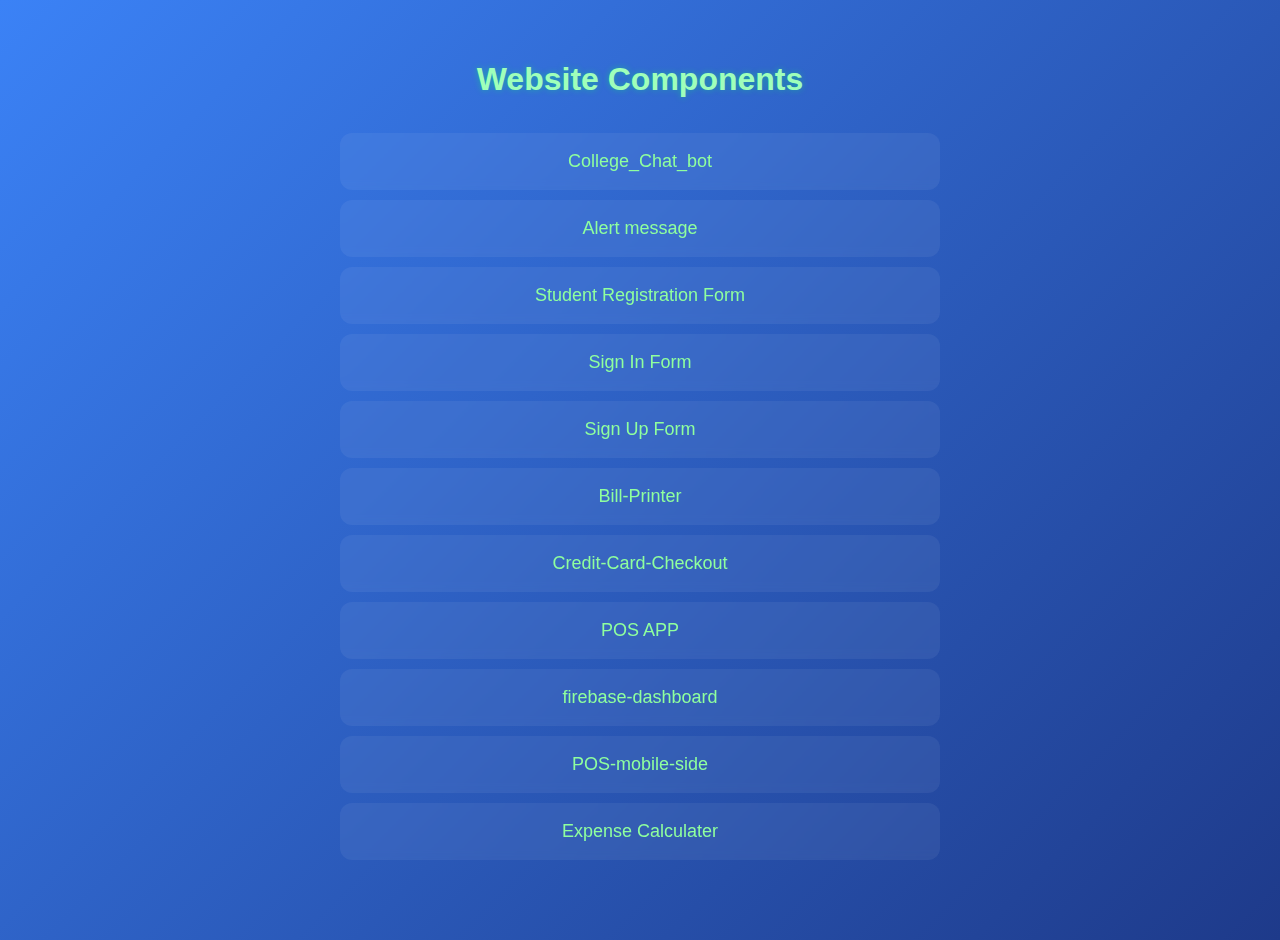
<file: index.html>
<!DOCTYPE html>
<html lang="en">
<head>
    <meta charset="UTF-8">
    <meta name="viewport" content="width=device-width, initial-scale=1.0">
    <title>Website Components</title>

    <style>
        body {
            margin: 0;
            padding: 0;
            background: linear-gradient(135deg, #3b82f6, #1e3a8a);
            font-family: "Segoe UI", Arial, sans-serif;
            display: flex;
            justify-content: center;
            align-items: flex-start;
            min-height: 100vh;
            color: white;
            padding-top: 40px;
        }

        .container {
            width: 90%;
            max-width: 600px;
            text-align: center;
        }

        h1 {
            font-size: 32px;
            font-weight: 600;
            margin-bottom: 35px;
            color: #9FFFBA;   /* Brighter pastel green */
            text-shadow: 0 0 6px rgba(0,255,100,0.4);
        }

        .link-box {
            background: rgba(255, 255, 255, 0.06);
            padding: 18px;
            margin: 10px 0;
            border-radius: 12px;
            backdrop-filter: blur(4px);
            transition: 0.2s;
        }

        .link-box a {
            color: #8fff9e;
            text-decoration: none;
            font-size: 18px;
            font-weight: 500;
        }

        .link-box:hover {
            background: rgba(255, 255, 255, 0.12);
            transform: translateY(-3px);
        }
    </style>
</head>
<body>

    <div class="container">
        <h1>Website Components</h1>
        <div class="link-box"><a href="https://ubaid-akhtar-243.github.io/Chat_bot_ready.html/">College_Chat_bot</a></div>
        <div class="link-box"><a href="Alert.html">Alert message</a></div>
        <div class="link-box"><a href="Form.html">Student Registration Form</a></div>
        <div class="link-box"><a href="signin.html">Sign In Form</a></div>
        <div class="link-box"><a href="signup.html">Sign Up Form</a></div>
        <div class="link-box"><a href="Bill-Printer.html">Bill-Printer</a></div>
        <div class="link-box"><a href="Credit-Card.html">Credit-Card-Checkout</a></div>
        <div class="link-box"><a href="POS APP.html">POS APP</a></div>
        <div class="link-box"><a href="firebase-dashboard.html">firebase-dashboard</a></div>
        <div class="link-box"><a href="POS-mobile-side.html">POS-mobile-side</a></div>
        <div class="link-box"><a href="https://ubaid-akhtar-243.github.io/Expense-Tracker/">Expense Calculater</a></div>
    </div>

</body>
</html>
</file>
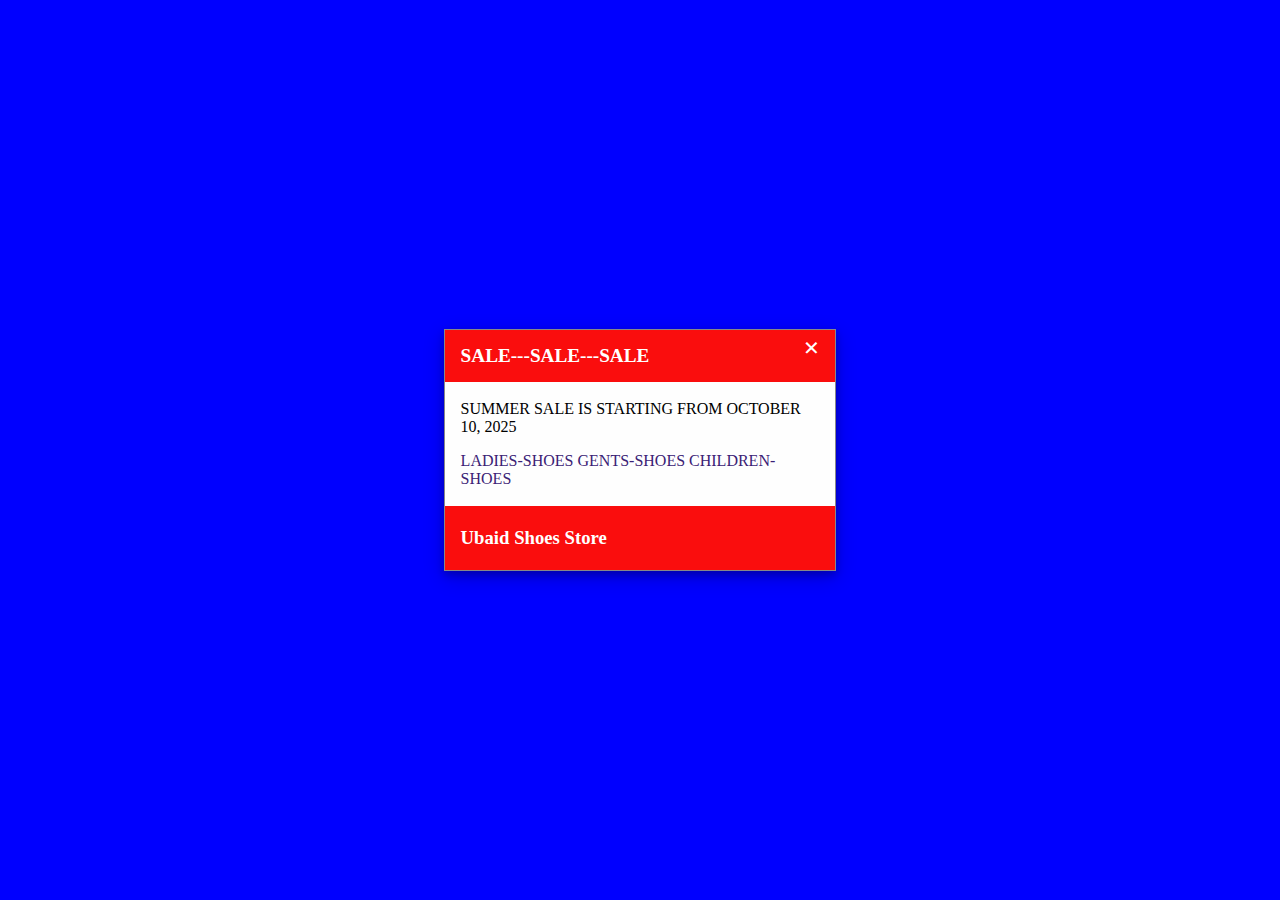
<file: Alert.html>
<!DOCTYPE html>
<html lang="en">
<head>
  <meta charset="UTF-8">
  <meta name="viewport" content="width=device-width, initial-scale=1.0">
  <title>Alert Modal</title>
  <style>
    /* Modal Styles */
    .modal {
      display: block; /* Show modal by default */
    }

    .modal-content {
      position: relative;
      background-color: #fefefe;
      margin: auto;
      padding: 0;
      border: 1px solid #888;
      width: 90%;
      max-width: 600px;
      box-shadow: 0 4px 8px 0 rgba(0,0,0,0.2),0 6px 20px 0 rgba(0,0,0,0.19);
      animation-name: animatetop;
      animation-duration: 0.4s;
    }

    /* Add Animation */
    @keyframes animatetop {
      from {top:-300px; opacity:0}
      to {top:0; opacity:1}
    }

    /* The Close Button */
    .close {
      color: white;
      float: right;
      font-size: 28px;
      font-weight: bold;
    }

    .close:hover,
    .close:focus {
      color: #000;
      text-decoration: none;
      cursor: pointer;
    }

    .modal-header {
      padding: 2px 16px;
      background-color: #fa0d0d;
      color: white;
    }

    .modal-body {
      padding: 2px 16px;
    }

    .modal-footer {
      padding: 2px 16px;
      background-color: #fa0d0d;
      color: white;
    }

    .hi {
      text-align: left;
      font-size: larger;
    }

    #ubaid {
      color: rgb(58, 33, 117);
    }

    body {
      font-family: Georgia, 'Times New Roman', Times, serif;
      background-color: blue;
      display: flex;
      justify-content: center;
      align-items: center;
      height: 100vh;
      margin: 0;
    }
  </style>
</head>
<body>
  <!-- The Modal -->
  <div id="myModal" class="modal">
    <!-- Modal content -->
    <div class="modal-content">
      <div class="modal-header">
        <span class="close">&times;</span>
        <h1 class="hi">SALE---SALE---SALE</h1>
      </div>
      <div class="modal-body">
        <p>SUMMER SALE IS STARTING FROM OCTOBER 10, 2025</p>
        <p id="ubaid">LADIES-SHOES GENTS-SHOES CHILDREN-SHOES</p>
      </div>
      <div class="modal-footer">
        <h3>Ubaid Shoes Store</h3>
      </div>
    </div>
  </div>

  <script>
    // Get the modal
    var modal = document.getElementById("myModal");

    // Get the <span> element that closes the modal
    var span = document.getElementsByClassName("close")[0];

    // When the user clicks on <span> (x), close the modal
    span.onclick = function() {
      modal.style.display = "none";
    }

    // When the user clicks anywhere outside of the modal, close it
    window.onclick = function(event) {
      if (event.target == modal) {
        modal.style.display = "none";
      }
    }
  </script>
</body>
</html>
</file>
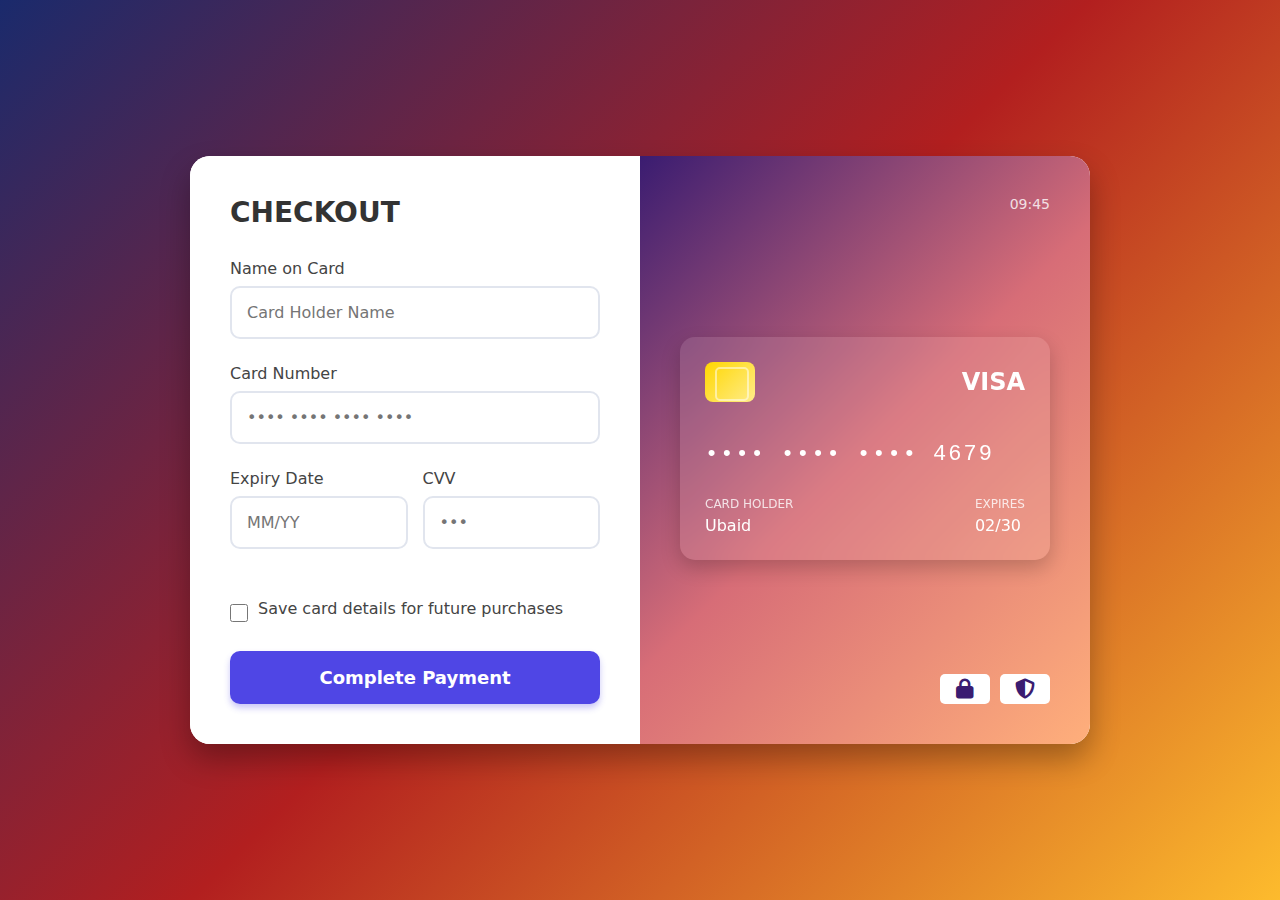
<file: Credit-Card.html>
<!DOCTYPE html>
<html lang="en">
<head>
    <meta charset="UTF-8">
    <meta name="viewport" content="width=device-width, initial-scale=1.0">
    <title>Credit Card Checkout</title>
    <link rel="stylesheet" href="https://cdnjs.cloudflare.com/ajax/libs/font-awesome/6.4.0/css/all.min.css">
    <style>
        * {
            margin: 0;
            padding: 0;
            box-sizing: border-box;
            font-family: 'Segoe UI', system-ui, sans-serif;
        }

        body {
            background: linear-gradient(135deg, #1a2a6c, #b21f1f, #fdbb2d);
            display: flex;
            justify-content: center;
            align-items: center;
            min-height: 100vh;
            padding: 20px;
        }

        .container {
            display: flex;
            max-width: 900px;
            width: 100%;
            background: white;
            border-radius: 20px;
            overflow: hidden;
            box-shadow: 0 15px 30px rgba(0, 0, 0, 0.3);
        }

        .checkout-form {
            flex: 1;
            padding: 40px;
            background: white;
        }

        .card-preview {
            flex: 1;
            background: linear-gradient(135deg, #3a1c71, #d76d77, #ffaf7b);
            padding: 40px;
            color: white;
            display: flex;
            flex-direction: column;
            justify-content: space-between;
        }

        h1 {
            font-size: 28px;
            margin-bottom: 30px;
            color: #333;
            font-weight: 600;
        }

        .form-group {
            margin-bottom: 25px;
        }

        label {
            display: block;
            margin-bottom: 8px;
            font-weight: 500;
            color: #444;
        }

        .input-group {
            display: flex;
            gap: 15px;
        }

        .input-field {
            width: 100%;
            padding: 15px;
            border: 2px solid #e1e5ee;
            border-radius: 10px;
            font-size: 16px;
            transition: all 0.3s;
        }

        .input-field:focus {
            border-color: #4f46e5;
            outline: none;
            box-shadow: 0 0 0 3px rgba(79, 70, 229, 0.1);
        }

        .checkbox-group {
            display: flex;
            align-items: center;
            margin: 25px 0;
        }

        .checkbox-group input {
            margin-right: 10px;
            width: 18px;
            height: 18px;
        }

        .btn-pay {
            width: 100%;
            padding: 16px;
            background: #4f46e5;
            color: white;
            border: none;
            border-radius: 10px;
            font-size: 18px;
            font-weight: 600;
            cursor: pointer;
            transition: background 0.3s;
            box-shadow: 0 4px 6px rgba(79, 70, 229, 0.3);
        }

        .btn-pay:hover {
            background: #4338ca;
        }

        .card {
            background: rgba(255, 255, 255, 0.1);
            backdrop-filter: blur(10px);
            border-radius: 15px;
            padding: 25px;
            box-shadow: 0 8px 20px rgba(0, 0, 0, 0.2);
            margin-top: 30px;
        }

        .card-header {
            display: flex;
            justify-content: space-between;
            align-items: center;
            margin-bottom: 40px;
        }

        .card-type {
            font-size: 24px;
            font-weight: 700;
        }

        .card-chip {
            width: 50px;
            height: 40px;
            background: linear-gradient(135deg, #ffd700, #ffec8b);
            border-radius: 8px;
            position: relative;
            overflow: hidden;
        }

        .card-chip::before {
            content: "";
            position: absolute;
            width: 30px;
            height: 30px;
            border: 2px solid rgba(255, 255, 255, 0.5);
            border-radius: 5px;
            top: 5px;
            left: 10px;
        }

        .card-number {
            font-size: 22px;
            letter-spacing: 2px;
            margin-bottom: 30px;
            font-family: 'Courier New', monospace;
        }

        .card-details {
            display: flex;
            justify-content: space-between;
        }

        .card-holder, .card-expiry {
            display: flex;
            flex-direction: column;
        }

        .card-label {
            font-size: 12px;
            opacity: 0.8;
            margin-bottom: 5px;
        }

        .card-value {
            font-size: 16px;
            font-weight: 500;
        }

        .time {
            text-align: right;
            font-size: 14px;
            opacity: 0.8;
        }

        .card-icons {
            display: flex;
            justify-content: flex-end;
            gap: 10px;
            margin-top: 20px;
        }

        .card-icon {
            width: 50px;
            height: 30px;
            background: white;
            border-radius: 5px;
            display: flex;
            align-items: center;
            justify-content: center;
            color: #3a1c71;
            font-size: 20px;
        }

        @media (max-width: 768px) {
            .container {
                flex-direction: column;
            }
            
            .card-preview {
                order: -1;
            }
        }
    </style>
</head>
<body>
    <div class="container">
        <div class="checkout-form">
            <h1>CHECKOUT</h1>
            
            <div class="form-group">
                <label for="card-name">Name on Card</label>
                <input type="text" id="card-name" class="input-field" placeholder="Card Holder Name">
            </div>
            
            <div class="form-group">
                <label for="card-number">Card Number</label>
                <input type="text" id="card-number" class="input-field" placeholder="•••• •••• •••• ••••">
            </div>
            
            <div class="input-group">
                <div class="form-group" style="flex: 1;">
                    <label for="expiry-date">Expiry Date</label>
                    <input type="text" id="expiry-date" class="input-field" placeholder="MM/YY">
                </div>
                
                <div class="form-group" style="flex: 1;">
                    <label for="cvv">CVV</label>
                    <input type="text" id="cvv" class="input-field" placeholder="•••">
                </div>
            </div>
            
            <div class="checkbox-group">
                <input type="checkbox" id="save-card">
                <label for="save-card">Save card details for future purchases</label>
            </div>
            
            <button class="btn-pay">Complete Payment</button>
        </div>
        
        <div class="card-preview">
            <div class="time">09:45</div>
            
            <div class="card">
                <div class="card-header">
                    <div class="card-chip"></div>
                    <div class="card-type">VISA</div>
                </div>
                
                <div class="card-number">•••• •••• •••• 4679</div>
                
                <div class="card-details">
                    <div class="card-holder">
                        <div class="card-label">CARD HOLDER</div>
                        <div class="card-value">Ubaid</div>
                    </div>
                    
                    <div class="card-expiry">
                        <div class="card-label">EXPIRES</div>
                        <div class="card-value">02/30</div>
                    </div>
                </div>
            </div>
            
            <div class="card-icons">
                <div class="card-icon">
                    <i class="fas fa-lock"></i>
                </div>
                <div class="card-icon">
                    <i class="fas fa-shield-alt"></i>
                </div>
            </div>
        </div>
    </div>

    <script>
        // Simple animation for the card
        document.addEventListener('DOMContentLoaded', function() {
            const card = document.querySelector('.card');
            
            card.addEventListener('mouseenter', function() {
                this.style.transform = 'rotateY(10deg)';
            });
            
            card.addEventListener('mouseleave', function() {
                this.style.transform = 'rotateY(0)';
            });
            
            // Update card details when user types
            const cardNameInput = document.getElementById('card-name');
            const cardNumberInput = document.getElementById('card-number');
            const expiryInput = document.getElementById('expiry-date');
            
            cardNameInput.addEventListener('input', function() {
                const cardName = document.querySelector('.card-value');
                if(this.value) {
                    cardName.textContent = this.value.toUpperCase();
                } else {
                    cardName.textContent = 'ITACHI UCHIHA';
                }
            });
            
            cardNumberInput.addEventListener('input', function() {
                const cardNumber = document.querySelector('.card-number');
                if(this.value) {
                    // Format as XXXX XXXX XXXX XXXX
                    let formatted = this.value.replace(/\s/g, '').replace(/(.{4})/g, '$1 ').trim();
                    cardNumber.textContent = formatted;
                } else {
                    cardNumber.textContent = '•••• •••• •••• 4679';
                }
            });
            
            expiryInput.addEventListener('input', function() {
                const expiry = document.querySelector('.card-expiry .card-value');
                if(this.value) {
                    expiry.textContent = this.value;
                } else {
                    expiry.textContent = '02/30';
                }
            });
        });
    </script>
</body>
</html>
</file>
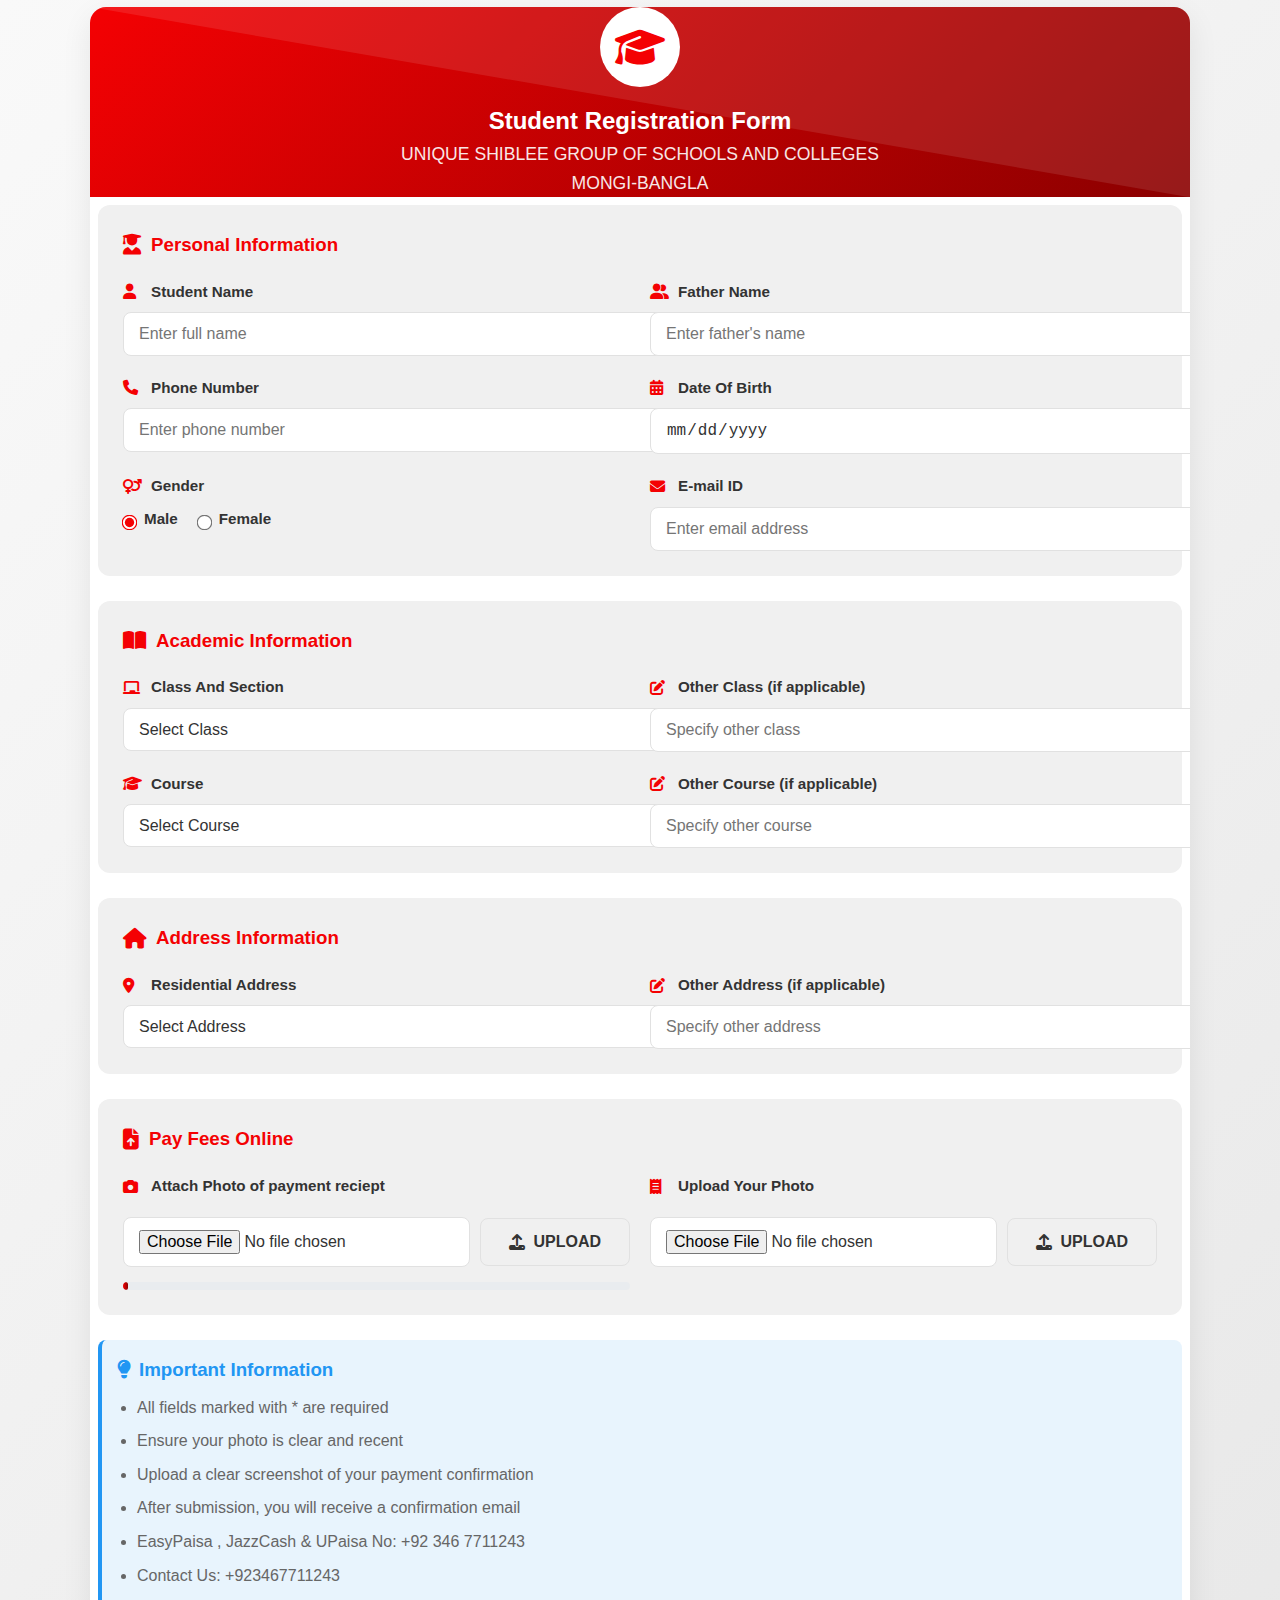
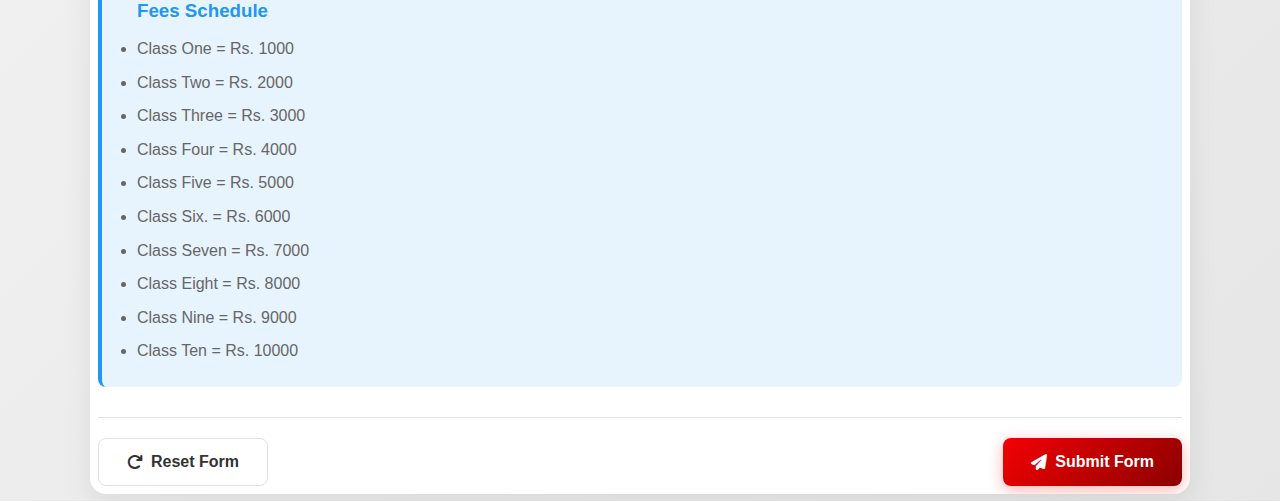
<file: Form.html>
<!DOCTYPE html>
<html lang="en">
<head>
    <meta charset="UTF-8">
    <meta name="viewport" content="width=device-width, initial-scale=1.0">
    <title>UNIQUE SHIBLEE GROUP OF SCHOOLS AND COLLEGES MONGI-B</title>
    <link rel="stylesheet" href="https://cdnjs.cloudflare.com/ajax/libs/font-awesome/6.4.0/css/all.min.css">
    <style>
        /* ---------- Root Variables ---------- */
        :root {
            --primary: #f40103;   /* Coca-Cola Red */
            --secondary: #8B0000; /* Dark Red */
            --accent: #D4AF37;    /* Gold */
            --dark: #2c3e50;
            --light: #f8f8f8;
            --form-bg: #ffffff;   /* White background */
            --section-bg: #f0f0f0; /* Slightly darker section background */
            --text-dark: #333333;
            --text-light: #666666;
            --border: #e1e1e1;
        }

        /* ---------- Global Styles ---------- */
        * {
            margin: 0;
            padding: 0;
            box-sizing: border-box;
        }

        body {
            background: linear-gradient(135deg, #f9f9f9 0%, #e6e6e6 100%);
            font-family: 'Segoe UI', Tahoma, Geneva, Verdana, sans-serif;
            color: var(--text-dark);
            line-height: 1.6;
            padding: 7px;
            min-height: 100vh;
        }

        /* ---------- Form Container ---------- */
        .form-container {
            max-width: 1100px; /* Increased to accommodate wider inputs */
            margin: 0px auto;
            background: var(--form-bg);
            border-radius: 16px;
            box-shadow: 0 10px 30px rgba(0, 0, 0, 0.08);
            overflow: hidden;
        }

        /* ---------- Form Header ---------- */
        .form-header {
            background: linear-gradient(135deg, var(--primary) 0%, var(--secondary) 100%);
            color: white;
            padding: 0px;
            text-align: center;
            position: relative;
            overflow: hidden;
        }

        .form-header::before {
            content: "";
            position: absolute;
            top: 0;
            left: 0;
            right: 0;
            bottom: 0;
            background: url('data:image/svg+xml,<svg xmlns="http://www.w3.org/2000/svg" viewBox="0 0 100 100" preserveAspectRatio="none"><path d="M0,0 L100,0 L100,100 Z" fill="rgba(255,255,255,0.1)"/></svg>');
            background-size: cover;
        }

        .form-header h1 {
            font-size: 2.2rem;
            margin-bottom: 10px;
            position: relative;
            z-index: 1;
        }

        .form-header p {
            font-size: 1.1rem;
            opacity: 0.9;
            position: relative;
            z-index: 1;
        }

        .school-logo {
            width: 80px;
            height: 80px;
            background: white;
            border-radius: 50%;
            margin: 0 auto 15px;
            display: flex;
            align-items: center;
            justify-content: center;
            position: relative;
            z-index: 1;
        }

        .school-logo i {
            font-size: 2.5rem;
            color: var(--primary);
        }

        /* ---------- Form Content ---------- */
        .form-content {
            padding: 8px;
        }

        /* ---------- Form Sections ---------- */
        .form-section {
            background: var(--section-bg); /* Slightly darker background */
            border-radius: 12px;
            padding: 25px;
            margin-bottom: 25px;
            /* Removed the left border */
        }

        .section-title {
            display: flex;
            align-items: center;
            margin-bottom: 20px;
            color: var(--primary);
        }

        .section-title i {
            margin-right: 10px;
            font-size: 1.3rem;
        }

        .section-title h2 {
            font-size: 1.4rem;
            font-weight: 600;
        }

        /* ---------- Form Grid ---------- */
        .form-grid {
            display: grid;
            grid-template-columns: repeat(auto-fit, minmax(350px, 1fr)); /* Increased min width */
            gap: 20px;
        }

        /* ---------- Form Fields ---------- */
        .form-field {
            display: flex;
            flex-direction: column;
            width: 100%;
        }

        .form-field label {
            margin-bottom: 8px;
            font-weight: 600;
            color: var(--text-dark);
            font-size: 0.95rem;
            display: flex;
            align-items: center;
        }

        .form-field label i {
            margin-right: 8px;
            color: var(--primary);
            width: 20px;
        }

        .input {
            width: 133.33%; /* Increased width by 1/3 */
            padding: 12px 15px;
            border: 1.3px solid var(--border);
            border-radius: 8px;
            font-size: 1rem;
            transition: all 0.3s ease;
            background: white;
            color: var(--text-dark);
        }

        .input:focus {
            border-color: red;
            box-shadow: 0 0 0 3px rgba(244, 1, 3, 0.1);
            outline: none ;
        }

        /* ---------- Gender / Radio & Checkbox ---------- */
        .field-row {
            display: flex;
            gap: 15px;
            margin-top: 5px;
            align-items: center;
        }

        .radio-group {
            display: flex;
            gap: 20px;
        }

        .radio-item {
            display: flex;
            align-items: center;
            gap: 8px;
        }

        .radio-item input[type="radio"] {
            accent-color: var(--primary);
            transform: scale(1.2);
        }

        /* ---------- File Upload Section ---------- */
        .file-upload-section {
            display: flex;
            flex-direction: column;
            gap: 10px;
        }

        .file-input-container {
            display: flex;
            gap: 10px;
            align-items: center;
        }

        .file-preview {
            margin-top: 10px;
            max-width: 200px;
            border-radius: 8px;
            overflow: hidden;
            display: none;
        }

        .file-preview img {
            width: 100%;
            height: auto;
            display: block;
        }

        /* Progress Bar */
        .progress-container {
            width: 100%;
            background-color: #e9ecef;
            border-radius: 5px;
            overflow: hidden;
            margin-top: 5px;
            height: 8px;
        }

        .progress-bar {
            width: 1%;
            height: 100%;
            background: linear-gradient(90deg, var(--primary) 0%, var(--secondary) 100%);
            transition: width 0.3s ease;
            border-radius: 5px;
        }

        /* ---------- Buttons ---------- */
        .form-actions {
            display: flex;
            justify-content: space-between;
            gap: 15px;
            margin-top: 30px;
            padding-top: 20px;
            border-top: 1px solid var(--border);
        }

        .btn {
            padding: 14px 28px;
            font-size: 1rem;
            font-weight: 600;
            border-radius: 8px;
            cursor: pointer;
            transition: all 0.3s ease;
            border: none;
            display: flex;
            align-items: center;
            justify-content: center;
            gap: 8px;
        }

        .btn-primary {
            background: linear-gradient(135deg, var(--primary) 0%, var(--secondary) 100%);
            color: white;
            box-shadow: 0 4px 15px rgba(244, 1, 3, 0.3);
        }

        .btn-primary:hover {
            transform: translateY(-2px);
            box-shadow: 0 6px 20px rgba(244, 1, 3, 0.4);
        }

        .btn-ghost {
            background-color: transparent;
            color: var(--text-dark);
            border: 1.5px solid var(--border);
        }

        .btn-ghost:hover {
            background-color: #f5f5f5;
            border-color: var(--primary);
        }

        /* ---------- Select Elements ---------- */
        select.input {
            cursor: pointer;
            background-image: url("data:image/svg+xml,%3Csvg xmlns='http://www.w3.org/2000/svg' width='16' height='16' fill='%23f40103' viewBox='0 0 16 16'%3E%3Cpath d='M7.247 11.14 2.451 5.658C1.885 5.013 2.345 4 3.204 4h9.592a1 1 0 0 1 .753 1.659l-4.796 5.48a1 1 0 0 1-1.506 0z'/%3E%3C/svg%3E");
            background-repeat: no-repeat;
            background-position: right 15px center;
            background-size: 16px;
            appearance: none;
            padding-right: 40px;
        }

        /* ---------- Success Message ---------- */
        .success-message {
            background: linear-gradient(135deg, #4CAF50 0%, #45a049 100%);
            color: white;
            padding: 20px;
            border-radius: 8px;
            margin-top: 20px;
            display: none;
            text-align: center;
            box-shadow: 0 4px 15px rgba(76, 175, 80, 0.3);
        }

        /* ---------- Error Message ---------- */
        .error-message {
            background: linear-gradient(135deg, #ff6b6b 0%, #ee5a52 100%);
            color: white;
            padding: 20px;
            border-radius: 8px;
            margin-top: 20px;
            display: none;
            text-align: center;
            box-shadow: 0 4px 15px rgba(255, 107, 107, 0.3);
        }

        /* ---------- Responsive ---------- */
        @media (max-width: 768px) {
            .form-grid {
                grid-template-columns: 1fr;
            }
            
            .input {
                width: 100%; /* Full width on mobile */
            }
            
            .form-actions {
                flex-direction: column;
            }
            
            .field-row {
                flex-direction: column;
                align-items: flex-start;
            }
            
            .file-input-container {
                flex-direction: column;
                align-items: flex-start;
            }
        }

        /* ---------- Custom Scrollbar ---------- */
        ::-webkit-scrollbar {
            width: 8px;
        }

        ::-webkit-scrollbar-track {
            background: #f1f1f1;
            border-radius: 10px;
        }

        ::-webkit-scrollbar-thumb {
            background: var(--primary);
            border-radius: 10px;
        }

        ::-webkit-scrollbar-thumb:hover {
            background: var(--secondary);
        }
        
        /* ---------- Form Tips ---------- */
        .form-tips {
            background: #e8f4fd;
            border-radius: 8px;
            padding: 15px;
            margin-top: 20px;
            border-left: 4px solid #2196F3;
        }
        
        .form-tips h3 {
            color: #2196F3;
            margin-bottom: 10px;
            display: flex;
            align-items: center;
            gap: 8px;
        }
        
        .form-tips ul {
            padding-left: 20px;
        }
        
        .form-tips li {
            margin-bottom: 8px;
            color: var(--text-light);
        }
    </style>
</head>
<body>
    <div class="form-container">
        <div class="form-header">
            <div class="school-logo">
                <i class="fas fa-graduation-cap"></i>
            </div>
            <h2>Student Registration Form</h2>
            <p>UNIQUE SHIBLEE GROUP OF SCHOOLS AND COLLEGES </br>MONGI-BANGLA</p>
        </div>

        <div class="form-content">
            <form action="#" name="StudentRegistration" id="registrationForm" onsubmit="return validate();">
                <!-- Personal Information Section -->
                <div class="form-section">
                    <div class="section-title">
                        <i class="fas fa-user-graduate"></i>
                        <h3>Personal Information</h3>
                    </div>
                    
                    <div class="form-grid">
                        <div class="form-field">
                            <label for="studentName"><i class="fas fa-user"></i> Student Name</label>
                            <input type="text" id="studentName" class="input" placeholder="Enter full name" required>
                        </div>

                        <div class="form-field">
                            <label for="fatherName"><i class="fas fa-user-friends"></i> Father Name</label>
                            <input type="text" id="fatherName" class="input" placeholder="Enter father's name" required>
                        </div>

                        <div class="form-field">
                            <label for="phoneNumber"><i class="fas fa-phone"></i> Phone Number</label>
                            <input type="text" id="phoneNumber" class="input" placeholder="Enter phone number" required>
                        </div>

                        <div class="form-field">
                            <label for="dob"><i class="fas fa-calendar-alt"></i> Date Of Birth</label>
                            <input type="date" id="dob" class="input" required>
                        </div>

                        <div class="form-field">
                            <label><i class="fas fa-venus-mars"></i> Gender</label>
                            <div class="radio-group">
                                <div class="radio-item">
                                    <input type="radio" id="male" name="sex" value="male" checked>
                                    <label for="male">Male</label>
                                </div>
                                <div class="radio-item">
                                    <input type="radio" id="female" name="sex" value="female">
                                    <label for="female">Female</label>
                                </div>
                            </div>
                        </div>

                        <div class="form-field">
                            <label for="email"><i class="fas fa-envelope"></i> E-mail ID</label>
                            <input type="email" id="email" class="input" placeholder="Enter email address">
                        </div>
                    </div>
                </div>

                <!-- Academic Information Section -->
                <div class="form-section">
                    <div class="section-title">
                        <i class="fas fa-book-open"></i>
                        <h3>Academic Information</h3>
                    </div>
                    
                    <div class="form-grid">
                        <div class="form-field">
                            <label for="classSection"><i class="fas fa-chalkboard"></i> Class And Section</label>
                            <select id="classSection" class="input" required>
                                <option value="" selected disabled>Select Class</option>
                                <option value="PREP">PREP</option>
                                <option value="ONE">ONE</option>
                                <option value="TWO">TWO</option>
                                <option value="THREE">THREE</option>
                                <option value="FOUR">FOUR</option>
                                <option value="FIVE">FIVE</option>
                                <option value="6th">6<sup>th</sup></option>
                                <option value="7th">7<sup>th</sup></option>
                                <option value="8th">8<sup>th</sup></option>
                                <option value="9th">9<sup>th</sup></option>
                                <option value="10th">10<sup>th</sup></option>
                                <option value="OTHERS">Others</option>
                            </select>
                        </div>

                        <div class="form-field">
                            <label for="otherClass"><i class="fas fa-edit"></i> Other Class (if applicable)</label>
                            <input type="text" id="otherClass" class="input" placeholder="Specify other class" disabled>
                        </div>

                        <div class="form-field">
                            <label for="course"><i class="fas fa-graduation-cap"></i> Course</label>
                            <select id="course" class="input" required>
                                <option value="" selected disabled>Select Course</option>
                                <option value="General Science">General Science</option>
                                <option value="Biology Group">Biology Group</option>
                                <option value="Computer Group">Computer Group</option>
                                <option value="OTHERS">Others</option>
                            </select>
                        </div>

                        <div class="form-field">
                            <label for="otherCourse"><i class="fas fa-edit"></i> Other Course (if applicable)</label>
                            <input type="text" id="otherCourse" class="input" placeholder="Specify other course" disabled>
                        </div>
                    </div>
                </div>

                <!-- Address Information Section -->
                <div class="form-section">
                    <div class="section-title">
                        <i class="fas fa-home"></i>
                        <h3>Address Information</h3>
                    </div>
                    
                    <div class="form-grid">
                        <div class="form-field">
                            <label for="address"><i class="fas fa-map-marker-alt"></i> Residential Address</label>
                            <select id="address" class="input" required>
                                <option value="" selected disabled>Select Address</option>
                                <option value="Chak No. 243 G.B">Chak No. 243 G.B</option>
                                <option value="Chak No. 244 G.B">Chak No. 244 G.B</option>
                                <option value="Chak No. 245 G.B">Chak No. 245 G.B</option>
                                <option value="Chak No. 246 G.B">Chak No. 246 G.B</option>
                                <option value="Mongi Banlow">Mongi Banglow</option>
                                <option value="OTHERS">Others</option>
                            </select>
                        </div>

                        <div class="form-field">
                            <label for="otherAddress"><i class="fas fa-edit"></i> Other Address (if applicable)</label>
                            <input type="text" id="otherAddress" class="input" placeholder="Specify other address" disabled>
                        </div>
                    </div>
                </div>

                <!-- Documents & Payment Section -->
                <div class="form-section">
                    <div class="section-title">
                        <i class="fas fa-file-upload"></i>
                        <h3>Pay Fees Online </h3>
                    </div>
                    
                    <div class="form-grid">
                        <div class="form-field file-upload-section">
                            <label for="photo"><i class="fas fa-camera"></i> Attach Photo of payment reciept </label>
                            <div class="file-input-container">
                                <input type="file" id="photo" class="input" accept="image/*">
                                <button type="button" class="btn btn-ghost" onclick="move()">
                                    <i class="fas fa-upload"></i> UPLOAD
                                </button>
                            </div>
                            <div class="progress-container">
                                <div id="myBar" class="progress-bar"></div>
                            </div>
                            <div class="file-preview" id="photoPreview"></div>
                        </div>

                        <div class="form-field file-upload-section">
                            <label for="paymentScreenshot"><i class="fas fa-receipt"></i> Upload Your Photo</label>
                            <div class="file-input-container">
                                <input type="file" id="paymentScreenshot" class="input" accept="image/*">
                                <button type="button" class="btn btn-ghost" onclick="uploadPaymentScreenshot()">
                                    <i class="fas fa-upload"></i> UPLOAD
                                </button>
                            </div>
                            <div class="file-preview" id="paymentPreview"></div>
                        </div>
                    </div>
                </div>

                <!-- Form Tips -->
                <div class="form-tips">
                    <h3><i class="fas fa-lightbulb"></i> Important Information</h3>
                    <ul>
                        <li>All fields marked with * are required</li>
                        <li>Ensure your photo is clear and recent</li>
                        <li>Upload a clear screenshot of your payment confirmation</li>
                        <li>After submission, you will receive a confirmation email</li>
                        <li>EasyPaisa , JazzCash & UPaisa No:  +92 346 7711243 </li>
                        <li>Contact Us: +923467711243</li>
                        <h3>Fees Schedule</h3>
                        <li>Class One   = Rs. 1000</li>
<li>Class Two   = Rs. 2000</li>
<li>Class Three = Rs. 3000</li>
<li>Class Four  = Rs. 4000 </li>
<li>Class Five  = Rs. 5000</li>
<li>Class Six.  = Rs. 6000 </li>
<li>Class Seven = Rs. 7000</li>
<li>Class Eight = Rs. 8000</li>
<li>Class Nine  = Rs. 9000</li>
<li>Class Ten   = Rs. 10000</li>                       
                    </ul>
                </div>

                <!-- Success Message -->
                <div id="successMessage" class="success-message">
                    <h3><i class="fas fa-check-circle"></i> Form Submitted Successfully!</h3>
                    <p>After confirmation of your fees, an "Admission Confirmed" e-mail message will be sent to you.</p>
                    <p>If you have any issues, please contact us:</p>
                    <p><strong>Phone: +92 346 7711243</strong></p>
                </div>

                <!-- Error Message -->
                <div id="errorMessage" class="error-message">
                    <h3><i class="fas fa-exclamation-triangle"></i> Already Registered!</h3>
                    <p>You have already registered with this phone number or email.</p>
                    <p>If you think this is an error, please contact us:</p>
                    <p><strong>Phone: +92 346 7711243</strong></p>
                </div>

                <!-- Form Actions -->
                <div class="form-actions">
                    <button type="reset" class="btn btn-ghost" id="resetBtn">
                        <i class="fas fa-redo"></i> Reset Form
                    </button>
                    <button type="submit" class="btn btn-primary">
                        <i class="fas fa-paper-plane"></i> Submit Form
                    </button>
                </div>
            </form>
        </div>
    </div>

    <script>
        // Storage for registered students (using localStorage for persistence)
        const STORAGE_KEY = 'registeredStudents';
        
        // Initialize storage if not exists
        function initializeStorage() {
            if (!localStorage.getItem(STORAGE_KEY)) {
                localStorage.setItem(STORAGE_KEY, JSON.stringify([]));
            }
        }
        
        // Get all registered students
        function getRegisteredStudents() {
            return JSON.parse(localStorage.getItem(STORAGE_KEY) || '[]');
        }
        
        // Add a student to registered list
        function addRegisteredStudent(studentData) {
            const students = getRegisteredStudents();
            students.push(studentData);
            localStorage.setItem(STORAGE_KEY, JSON.stringify(students));
        }
        
        // Check if student is already registered
        function isStudentRegistered(phone, email) {
            const students = getRegisteredStudents();
            return students.some(student => 
                student.phone === phone || student.email === email
            );
        }

        // Progress bar animation
        let i = 0;
        function move() {
            if (i === 0) {
                i = 1;
                const elem = document.getElementById("myBar");
                let width = 1;
                const id = setInterval(frame, 20);
                function frame() {
                    if (width >= 100) {
                        clearInterval(id);
                        i = 0;
                        // Show preview after upload
                        const fileInput = document.getElementById('photo');
                        if (fileInput.files && fileInput.files[0]) {
                            const reader = new FileReader();
                            reader.onload = function(e) {
                                const preview = document.getElementById('photoPreview');
                                preview.innerHTML = `<img src="${e.target.result}" alt="Photo Preview">`;
                                preview.style.display = 'block';
                            }
                            reader.readAsDataURL(fileInput.files[0]);
                        }
                    } else {
                        width++;
                        elem.style.width = width + "%";
                    }
                }
            }
        }

        // Payment screenshot upload
        function uploadPaymentScreenshot() {
            const fileInput = document.getElementById('paymentScreenshot');
            if (fileInput.files && fileInput.files[0]) {
                const reader = new FileReader();
                reader.onload = function(e) {
                    const preview = document.getElementById('paymentPreview');
                    preview.innerHTML = `<img src="${e.target.result}" alt="Payment Screenshot Preview">`;
                    preview.style.display = 'block';
                }
                reader.readAsDataURL(fileInput.files[0]);
            }
        }

        // Reset form function - clears all form data including images
        function resetForm() {
            // Clear all input fields
            document.getElementById('registrationForm').reset();
            
            // Clear image previews
            document.getElementById('photoPreview').innerHTML = '';
            document.getElementById('photoPreview').style.display = 'none';
            document.getElementById('paymentPreview').innerHTML = '';
            document.getElementById('paymentPreview').style.display = 'none';
            
            // Reset progress bar
            document.getElementById('myBar').style.width = '1%';
            
            // Hide messages
            document.getElementById('successMessage').style.display = 'none';
            document.getElementById('errorMessage').style.display = 'none';
            
            // Reset disabled fields
            document.getElementById('otherClass').disabled = true;
            document.getElementById('otherCourse').disabled = true;
            document.getElementById('otherAddress').disabled = true;
        }

        // Enable/disable other input fields based on selection
        document.addEventListener('DOMContentLoaded', function() {
            // Initialize storage
            initializeStorage();
            
            // Class section
            const classSection = document.getElementById('classSection');
            const otherClass = document.getElementById('otherClass');
            
            classSection.addEventListener('change', function() {
                if (this.value === 'OTHERS') {
                    otherClass.disabled = false;
                    otherClass.required = true;
                } else {
                    otherClass.disabled = true;
                    otherClass.required = false;
                    otherClass.value = '';
                }
            });
            
            // Course
            const course = document.getElementById('course');
            const otherCourse = document.getElementById('otherCourse');
            
            course.addEventListener('change', function() {
                if (this.value === 'OTHERS') {
                    otherCourse.disabled = false;
                    otherCourse.required = true;
                } else {
                    otherCourse.disabled = true;
                    otherCourse.required = false;
                    otherCourse.value = '';
                }
            });
            
            // Address
            const address = document.getElementById('address');
            const otherAddress = document.getElementById('otherAddress');
            
            address.addEventListener('change', function() {
                if (this.value === 'OTHERS') {
                    otherAddress.disabled = false;
                    otherAddress.required = true;
                } else {
                    otherAddress.disabled = true;
                    otherAddress.required = false;
                    otherAddress.value = '';
                }
            });

            // File input preview for photo
            document.getElementById('photo').addEventListener('change', function() {
                document.getElementById('myBar').style.width = '1%';
                document.getElementById('photoPreview').style.display = 'none';
            });

            // File input preview for payment screenshot
            document.getElementById('paymentScreenshot').addEventListener('change', function() {
                document.getElementById('paymentPreview').style.display = 'none';
            });

            // Reset button handler
            document.getElementById('resetBtn').addEventListener('click', resetForm);
        });

        // Form validation function
        function validate() {
            // Get form values
            const studentName = document.getElementById('studentName').value.trim();
            const fatherName = document.getElementById('fatherName').value.trim();
            const phoneNumber = document.getElementById('phoneNumber').value.trim();
            const email = document.getElementById('email').value.trim();
            
            // Basic validation
            const requiredFields = document.querySelectorAll('[required]');
            let isValid = true;
            
            requiredFields.forEach(field => {
                if (!field.value.trim()) {
                    isValid = false;
                    field.style.borderColor = 'red';
                } else {
                    field.style.borderColor = '';
                }
            });
            
            if (!isValid) {
                alert('Please fill in all required fields.');
                return false;
            }
            
            // Check if student is already registered
            if (isStudentRegistered(phoneNumber, email)) {
                document.getElementById('errorMessage').style.display = 'block';
                document.getElementById('errorMessage').scrollIntoView({ behavior: 'smooth' });
                return false;
            }
            
            // If validation passes and not a duplicate, register the student
            const studentData = {
                name: studentName,
                fatherName: fatherName,
                phone: phoneNumber,
                email: email,
                dob: document.getElementById('dob').value,
                class: document.getElementById('classSection').value,
                course: document.getElementById('course').value,
                address: document.getElementById('address').value,
                registrationDate: new Date().toISOString()
            };
            
            addRegisteredStudent(studentData);
            
            // Show success message
            document.getElementById('successMessage').style.display = 'block';
            
            // Scroll to success message
            document.getElementById('successMessage').scrollIntoView({ behavior: 'smooth' });
            
            // Reset form after successful submission
            setTimeout(() => {
                resetForm();
            }, 5000);
            
            // Prevent actual form submission for demo
            return false;
        }
    </script>
</body>
</html>
</file>
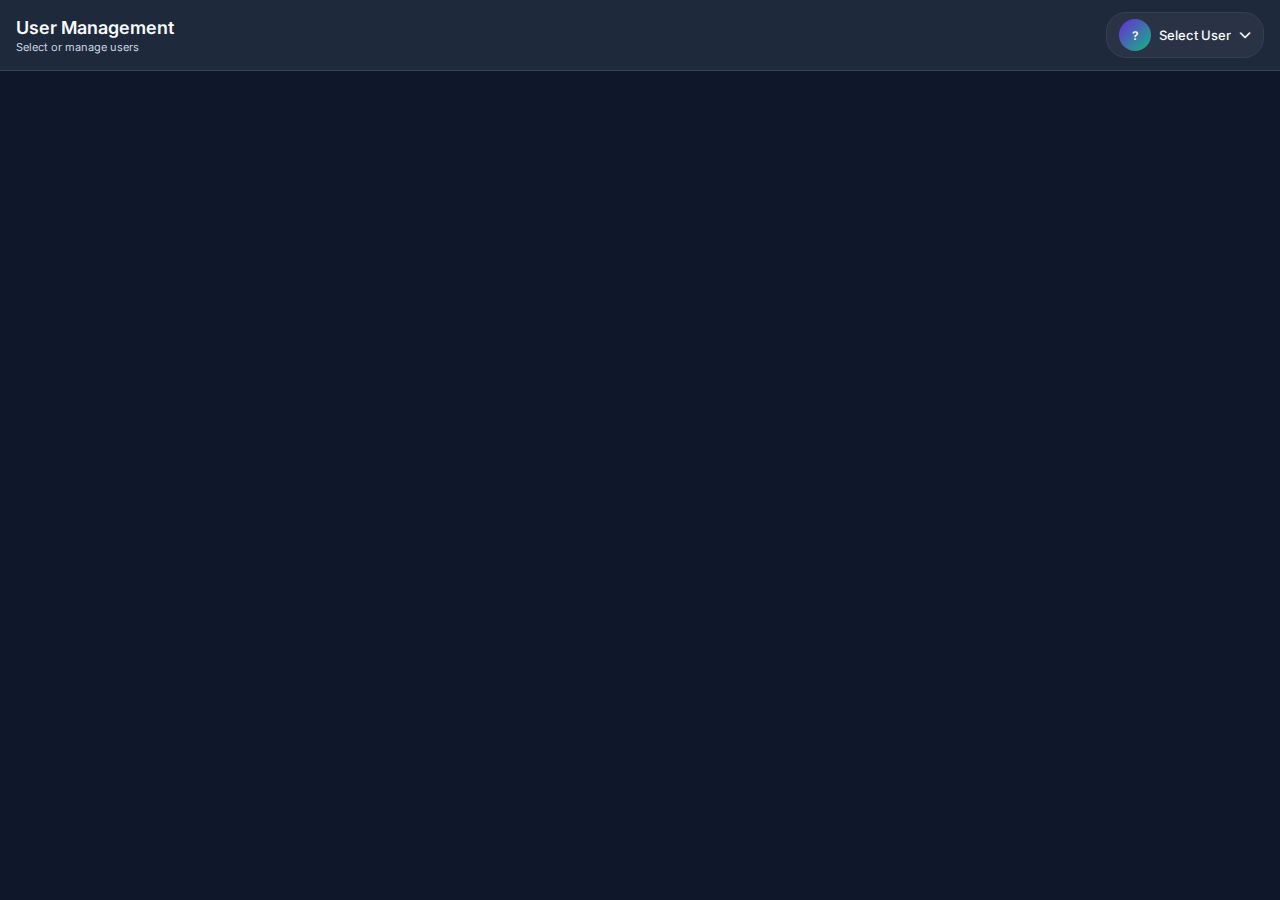
<file: header.html>
<!DOCTYPE html>
<html lang="en">
<head>
    <meta charset="UTF-8">
    <meta name="viewport" content="width=device-width, initial-scale=1.0">
    <title>User Authentication</title>
    <link rel="stylesheet" href="https://cdnjs.cloudflare.com/ajax/libs/font-awesome/6.4.0/css/all.min.css">
    <link href="https://fonts.googleapis.com/css2?family=Inter:wght@300;400;500;600;700&display=swap" rel="stylesheet">
    <style>
        * {
            margin: 0;
            padding: 0;
            box-sizing: border-box;
            font-family: 'Inter', sans-serif;
        }
        
        :root {
            --primary: #6d28d9;
            --primary-dark: #5b21b6;
            --secondary: #10b981;
            --secondary-dark: #0d9668;
            --background: #0f172a;
            --card-bg: #1e293b;
            --text: #f8fafc;
            --text-light: #cbd5e1;
            --border: #334155;
            --warning: #f59e0b;
            --danger: #ef4444;
            --success: #10b981;
            --info: #3b82f6;
            --shadow: 0 10px 15px -3px rgba(0, 0, 0, 0.3);
            --radius: 12px;
        }
        
        body {
            background-color: var(--background);
            color: var(--text);
            min-height: 100vh;
            overflow: hidden;
            position: relative;
        }
        
        /* Compact Header */
        .compact-header {
            display: flex;
            justify-content: space-between;
            align-items: center;
            padding: 12px 16px;
            background-color: var(--card-bg);
            border-bottom: 1px solid var(--border);
            position: sticky;
            top: 0;
            z-index: 100;
        }
        
        .header-title {
            flex: 1;
        }
        
        .header-title h2 {
            font-size: 18px;
            font-weight: 600;
            margin-bottom: 2px;
        }
        
        .header-title p {
            color: var(--text-light);
            font-size: 11px;
        }
        
        /* User Profile Compact */
        .user-profile-compact {
            position: relative;
        }
        
        .user-profile-toggle {
            display: flex;
            align-items: center;
            gap: 8px;
            background-color: rgba(255, 255, 255, 0.05);
            padding: 6px 12px;
            border-radius: 20px;
            cursor: pointer;
            transition: all 0.2s;
            border: 1px solid var(--border);
        }
        
        .user-profile-toggle:hover {
            background-color: rgba(255, 255, 255, 0.08);
        }
        
        .user-avatar-small {
            width: 32px;
            height: 32px;
            border-radius: 50%;
            background: linear-gradient(135deg, var(--primary), var(--secondary));
            display: flex;
            align-items: center;
            justify-content: center;
            font-weight: 600;
            font-size: 12px;
            flex-shrink: 0;
            overflow: hidden;
            background-size: cover;
            background-position: center;
        }
        
        .user-avatar-small img {
            width: 100%;
            height: 100%;
            object-fit: cover;
            border-radius: 50%;
        }
        
        .user-name-small {
            font-size: 13px;
            font-weight: 500;
            white-space: nowrap;
            overflow: hidden;
            text-overflow: ellipsis;
            max-width: 120px;
        }
        
        /* Compact Dropdown Menu */
        .dropdown-compact {
            position: absolute;
            top: 100%;
            right: 0;
            margin-top: 8px;
            background-color: var(--card-bg);
            border-radius: var(--radius);
            box-shadow: var(--shadow);
            border: 1px solid var(--border);
            min-width: 220px;
            z-index: 1000;
            opacity: 0;
            visibility: hidden;
            transform: translateY(-10px);
            transition: all 0.2s ease;
            max-height: 70vh;
            overflow-y: auto;
        }
        
        .dropdown-compact.active {
            opacity: 1;
            visibility: visible;
            transform: translateY(0);
        }
        
        .dropdown-item-compact {
            padding: 10px 14px;
            display: flex;
            align-items: center;
            gap: 10px;
            cursor: pointer;
            transition: all 0.15s;
            border-bottom: 1px solid var(--border);
            color: var(--text);
            font-size: 13px;
        }
        
        .dropdown-item-compact:last-child {
            border-bottom: none;
        }
        
        .dropdown-item-compact:hover {
            background-color: rgba(255, 255, 255, 0.05);
        }
        
        .dropdown-icon-compact {
            width: 18px;
            text-align: center;
            color: var(--text-light);
            font-size: 12px;
        }
        
        .dropdown-divider {
            height: 1px;
            background-color: var(--border);
            margin: 4px 0;
        }
        
        /* User Selection Section */
        .user-selection-section {
            padding: 12px;
            border-bottom: 1px solid var(--border);
            display: none;
        }
        
        .user-selection-section.active {
            display: block;
        }
        
        .user-selection-title {
            font-size: 12px;
            color: var(--text-light);
            margin-bottom: 10px;
            text-transform: uppercase;
            letter-spacing: 0.5px;
        }
        
        .user-options {
            display: flex;
            flex-direction: column;
            gap: 8px;
        }
        
        .user-option {
            display: flex;
            align-items: center;
            gap: 10px;
            padding: 10px;
            background-color: rgba(255, 255, 255, 0.03);
            border-radius: 8px;
            cursor: pointer;
            transition: all 0.2s;
            border: 1px solid transparent;
        }
        
        .user-option:hover {
            background-color: rgba(255, 255, 255, 0.05);
            border-color: var(--border);
        }
        
        .user-option.active {
            background-color: rgba(109, 40, 217, 0.1);
            border-color: var(--primary);
        }
        
        .user-option-avatar {
            width: 36px;
            height: 36px;
            border-radius: 50%;
            background: linear-gradient(135deg, var(--primary), var(--secondary));
            display: flex;
            align-items: center;
            justify-content: center;
            font-weight: 600;
            font-size: 14px;
            flex-shrink: 0;
            overflow: hidden;
            background-size: cover;
            background-position: center;
        }
        
        .user-option-avatar img {
            width: 100%;
            height: 100%;
            object-fit: cover;
            border-radius: 50%;
        }
        
        .user-option-info {
            flex: 1;
            min-width: 0;
        }
        
        .user-option-name {
            font-size: 13px;
            font-weight: 500;
            margin-bottom: 2px;
        }
        
        .user-option-role {
            font-size: 11px;
            color: var(--text-light);
        }
        
        .role-badge {
            display: inline-block;
            padding: 2px 6px;
            border-radius: 4px;
            font-size: 10px;
            font-weight: 600;
            text-transform: uppercase;
        }
        
        .role-badge.admin {
            background-color: rgba(239, 68, 68, 0.2);
            color: var(--danger);
        }
        
        .role-badge.guest {
            background-color: rgba(59, 130, 246, 0.2);
            color: var(--info);
        }
        
        /* Admin Section */
        .admin-section-compact {
            padding: 12px;
            border-top: 1px solid var(--border);
            display: none;
        }
        
        .admin-section-compact.active {
            display: block;
        }
        
        .admin-section-title {
            font-size: 12px;
            text-transform: uppercase;
            color: var(--text-light);
            letter-spacing: 1px;
            margin-bottom: 10px;
        }
        
        .users-list-compact {
            max-height: 200px;
            overflow-y: auto;
            margin-bottom: 12px;
        }
        
        .user-list-item-compact {
            display: flex;
            align-items: center;
            justify-content: space-between;
            gap: 8px;
            padding: 8px;
            border-radius: 6px;
            margin-bottom: 6px;
            background-color: rgba(255, 255, 255, 0.03);
            transition: all 0.2s;
        }
        
        .user-list-item-compact:hover {
            background-color: rgba(255, 255, 255, 0.05);
        }
        
        .user-list-avatar-compact {
            width: 28px;
            height: 28px;
            border-radius: 50%;
            background: linear-gradient(135deg, var(--primary), var(--secondary));
            display: flex;
            align-items: center;
            justify-content: center;
            font-size: 10px;
            font-weight: 600;
            flex-shrink: 0;
            overflow: hidden;
            background-size: cover;
            background-position: center;
        }
        
        .user-list-avatar-compact img {
            width: 100%;
            height: 100%;
            object-fit: cover;
            border-radius: 50%;
        }
        
        .user-list-info-compact {
            flex: 1;
            min-width: 0;
        }
        
        .user-list-name-compact {
            font-size: 11px;
            font-weight: 500;
            margin-bottom: 1px;
        }
        
        .user-list-role-compact {
            font-size: 9px;
            color: var(--text-light);
        }
        
        .user-actions {
            display: flex;
            gap: 4px;
        }
        
        .action-btn {
            width: 24px;
            height: 24px;
            border-radius: 4px;
            border: none;
            background-color: rgba(255, 255, 255, 0.05);
            color: var(--text-light);
            cursor: pointer;
            display: flex;
            align-items: center;
            justify-content: center;
            font-size: 10px;
            transition: all 0.2s;
        }
        
        .action-btn:hover {
            background-color: rgba(255, 255, 255, 0.1);
        }
        
        .action-btn.edit {
            color: var(--info);
        }
        
        .action-btn.delete {
            color: var(--danger);
        }
        
        /* Authentication Modal */
        .modal-overlay {
            position: fixed;
            top: 0;
            left: 0;
            right: 0;
            bottom: 0;
            background-color: rgba(0, 0, 0, 0.7);
            display: flex;
            align-items: center;
            justify-content: center;
            z-index: 2000;
            opacity: 0;
            visibility: hidden;
            transition: all 0.3s ease;
        }
        
        .modal-overlay.active {
            opacity: 1;
            visibility: visible;
        }
        
        .auth-modal-compact {
            background-color: var(--card-bg);
            border-radius: var(--radius);
            padding: 24px;
            width: 90%;
            max-width: 400px;
            border: 1px solid var(--border);
            box-shadow: var(--shadow);
            transform: translateY(-20px);
            transition: all 0.3s ease;
            max-height: 80vh;
            overflow-y: auto;
        }
        
        .modal-overlay.active .auth-modal-compact {
            transform: translateY(0);
        }
        
        .modal-header-compact {
            margin-bottom: 20px;
            text-align: center;
        }
        
        .modal-title-compact {
            font-size: 20px;
            font-weight: 700;
            margin-bottom: 6px;
            background: linear-gradient(90deg, var(--primary), var(--secondary));
            -webkit-background-clip: text;
            -webkit-text-fill-color: transparent;
        }
        
        .modal-subtitle-compact {
            color: var(--text-light);
            font-size: 13px;
        }
        
        .auth-form-compact {
            display: flex;
            flex-direction: column;
            gap: 14px;
        }
        
        .form-group-compact {
            display: flex;
            flex-direction: column;
            gap: 6px;
        }
        
        .form-label-compact {
            font-size: 13px;
            font-weight: 500;
        }
        
        .form-input-compact {
            padding: 10px 14px;
            background-color: rgba(255, 255, 255, 0.05);
            border: 1px solid var(--border);
            border-radius: 8px;
            color: var(--text);
            font-size: 13px;
            transition: all 0.2s;
        }
        
        .form-input-compact:focus {
            outline: none;
            border-color: var(--primary);
            box-shadow: 0 0 0 3px rgba(109, 40, 217, 0.1);
        }
        
        .form-input-compact.small {
            padding: 8px 12px;
            font-size: 12px;
        }
        
        .avatar-upload-container {
            display: flex;
            align-items: center;
            gap: 15px;
        }
        
        .avatar-preview {
            width: 60px;
            height: 60px;
            border-radius: 50%;
            overflow: hidden;
            background: linear-gradient(135deg, var(--primary), var(--secondary));
            display: flex;
            align-items: center;
            justify-content: center;
            font-size: 20px;
            font-weight: 600;
            flex-shrink: 0;
            background-size: cover;
            background-position: center;
            position: relative;
        }
        
        .avatar-preview img {
            width: 100%;
            height: 100%;
            object-fit: cover;
        }
        
        .avatar-upload-btn {
            flex: 1;
        }
        
        .avatar-upload-label {
            display: inline-block;
            padding: 10px 16px;
            background-color: rgba(255, 255, 255, 0.05);
            border: 1px solid var(--border);
            border-radius: 8px;
            color: var(--text-light);
            font-size: 13px;
            cursor: pointer;
            transition: all 0.2s;
            text-align: center;
            width: 100%;
        }
        
        .avatar-upload-label:hover {
            background-color: rgba(255, 255, 255, 0.08);
            border-color: var(--primary);
        }
        
        .avatar-change-overlay {
            position: absolute;
            top: 0;
            left: 0;
            right: 0;
            bottom: 0;
            background-color: rgba(0, 0, 0, 0.5);
            display: flex;
            align-items: center;
            justify-content: center;
            opacity: 0;
            transition: opacity 0.2s;
            cursor: pointer;
        }
        
        .avatar-preview:hover .avatar-change-overlay {
            opacity: 1;
        }
        
        .avatar-change-overlay i {
            font-size: 16px;
            color: white;
        }
        
        .btn {
            padding: 10px 16px;
            border-radius: 8px;
            border: none;
            font-weight: 600;
            cursor: pointer;
            transition: all 0.2s;
            display: inline-flex;
            align-items: center;
            justify-content: center;
            gap: 6px;
            font-size: 13px;
            white-space: nowrap;
        }
        
        .btn-primary {
            background-color: var(--primary);
            color: white;
        }
        
        .btn-primary:hover {
            background-color: var(--primary-dark);
        }
        
        .btn-secondary {
            background-color: var(--secondary);
            color: white;
        }
        
        .btn-secondary:hover {
            background-color: var(--secondary-dark);
        }
        
        .btn-warning {
            background-color: var(--warning);
            color: white;
        }
        
        .btn-warning:hover {
            background-color: #d97706;
        }
        
        .btn-outline {
            background-color: transparent;
            border: 1px solid var(--border);
            color: var(--text);
        }
        
        .btn-outline:hover {
            background-color: rgba(255, 255, 255, 0.05);
        }
        
        .btn-small {
            padding: 6px 10px;
            font-size: 11px;
        }
        
        .forgot-password-link {
            text-align: right;
            margin-top: 4px;
        }
        
        .forgot-password-link a {
            color: var(--info);
            font-size: 12px;
            text-decoration: none;
        }
        
        .forgot-password-link a:hover {
            text-decoration: underline;
        }
        
        .otp-input-group {
            display: flex;
            gap: 8px;
            justify-content: center;
        }
        
        .otp-input {
            width: 40px;
            height: 40px;
            text-align: center;
            font-size: 18px;
            font-weight: 600;
            border: 1px solid var(--border);
            border-radius: 8px;
            background-color: rgba(255, 255, 255, 0.05);
            color: var(--text);
        }
        
        .otp-input:focus {
            outline: none;
            border-color: var(--primary);
            box-shadow: 0 0 0 3px rgba(109, 40, 217, 0.1);
        }
        
        .resend-otp {
            text-align: center;
            margin-top: 10px;
            font-size: 12px;
            color: var(--text-light);
        }
        
        .resend-otp a {
            color: var(--info);
            cursor: pointer;
        }
        
        .resend-otp a:hover {
            text-decoration: underline;
        }
        
        .resend-otp.disabled {
            opacity: 0.5;
        }
        
        .resend-otp.disabled a {
            cursor: not-allowed;
            color: var(--text-light);
        }
        
        /* Scrollbar styling */
        ::-webkit-scrollbar {
            width: 6px;
        }
        
        ::-webkit-scrollbar-track {
            background: rgba(255, 255, 255, 0.05);
            border-radius: 3px;
        }
        
        ::-webkit-scrollbar-thumb {
            background: rgba(255, 255, 255, 0.1);
            border-radius: 3px;
        }
        
        ::-webkit-scrollbar-thumb:hover {
            background: rgba(255, 255, 255, 0.2);
        }
        
        /* Notification */
        .notification {
            position: fixed;
            top: 20px;
            right: 20px;
            padding: 10px 16px;
            border-radius: 8px;
            color: white;
            z-index: 3000;
            box-shadow: var(--shadow);
            display: flex;
            align-items: center;
            gap: 10px;
            animation: slideIn 0.3s ease-out;
            font-size: 13px;
            max-width: 300px;
        }
        
        .notification.success {
            background-color: var(--success);
        }
        
        .notification.error {
            background-color: var(--danger);
        }
        
        .notification.warning {
            background-color: var(--warning);
        }
        
        .notification.info {
            background-color: var(--info);
        }
        
        @keyframes slideIn {
            from {
                transform: translateX(100%);
                opacity: 0;
            }
            to {
                transform: translateX(0);
                opacity: 1;
            }
        }
        
        /* Confirmation Modal */
        .confirmation-modal {
            text-align: center;
        }
        
        .confirmation-modal .modal-title-compact {
            margin-bottom: 16px;
        }
        
        .confirmation-modal p {
            color: var(--text-light);
            margin-bottom: 20px;
            font-size: 14px;
        }
        
        .confirmation-actions {
            display: flex;
            gap: 12px;
            justify-content: center;
        }
    </style>
</head>
<body>
    <!-- Compact Header -->
    <div class="compact-header">
        <div class="header-title">
            <h2>User Management</h2>
            <p>Select or manage users</p>
        </div>
        
        <!-- User Profile Compact -->
        <div class="user-profile-compact">
            <div class="user-profile-toggle" id="userProfileToggle">
                <div class="user-avatar-small" id="userAvatarSmall">
                    <span id="avatarInitialSmall">?</span>
                </div>
                <div class="user-name-small" id="userNameSmall">Select User</div>
                <i class="fas fa-chevron-down" style="font-size: 12px;"></i>
            </div>
            
            <!-- Compact Dropdown Menu -->
            <div class="dropdown-compact" id="dropdownCompact">
                <!-- User Selection Section -->
                <div class="user-selection-section active" id="userSelectionSection">
                    <div class="user-selection-title">Select User Type</div>
                    <div class="user-options">
                        <div class="user-option" data-user-type="admin">
                            <div class="user-option-avatar">
                                <i class="fas fa-user-shield"></i>
                            </div>
                            <div class="user-option-info">
                                <div class="user-option-name">Admin User</div>
                                <div class="user-option-role">Full system access</div>
                            </div>
                            <span class="role-badge admin">ADMIN</span>
                        </div>
                        <div class="user-option" data-user-type="guest">
                            <div class="user-option-avatar">
                                <i class="fas fa-user"></i>
                            </div>
                            <div class="user-option-info">
                                <div class="user-option-name">Guest User</div>
                                <div class="user-option-role">Limited access</div>
                            </div>
                            <span class="role-badge guest">GUEST</span>
                        </div>
                    </div>
                </div>
                
                <!-- Menu Options -->
                <div class="dropdown-item-compact" id="signInOption">
                    <div class="dropdown-icon-compact">
                        <i class="fas fa-sign-in-alt"></i>
                    </div>
                    <div>Sign In</div>
                </div>
                <div class="dropdown-item-compact" id="signUpOption">
                    <div class="dropdown-icon-compact">
                        <i class="fas fa-user-plus"></i>
                    </div>
                    <div>Sign Up</div>
                </div>
                <div class="dropdown-divider"></div>
                <div class="dropdown-item-compact" id="switchUserOption" style="display: none;">
                    <div class="dropdown-icon-compact">
                        <i class="fas fa-exchange-alt"></i>
                    </div>
                    <div>Switch User</div>
                </div>
                <div class="dropdown-item-compact" id="changeAvatarOption" style="display: none;">
                    <div class="dropdown-icon-compact">
                        <i class="fas fa-camera"></i>
                    </div>
                    <div>Change Avatar</div>
                </div>
                <div class="dropdown-item-compact" id="changePasswordOption" style="display: none;">
                    <div class="dropdown-icon-compact">
                        <i class="fas fa-key"></i>
                    </div>
                    <div>Change Password</div>
                </div>
                <div class="dropdown-item-compact" id="signOutOption" style="display: none;">
                    <div class="dropdown-icon-compact">
                        <i class="fas fa-sign-out-alt"></i>
                    </div>
                    <div>Sign Out</div>
                </div>
                
                <!-- Admin Management Section -->
                <div class="admin-section-compact" id="adminSectionCompact">
                    <div class="admin-section-title">Manage Users</div>
                    <div class="users-list-compact" id="usersListCompact">
                        <!-- Users will be dynamically listed here -->
                    </div>
                    <button class="btn btn-primary btn-small" id="addUserBtn" style="width: 100%;">
                        <i class="fas fa-user-plus"></i> Add New User
                    </button>
                </div>
            </div>
        </div>
    </div>

    <!-- Sign In Modal -->
    <div class="modal-overlay" id="signInModal">
        <div class="auth-modal-compact">
            <div class="modal-header-compact">
                <div class="modal-title-compact">Sign In</div>
                <div class="modal-subtitle-compact">Access your account</div>
            </div>
            <form class="auth-form-compact" id="signInForm">
                <div class="form-group-compact">
                    <label class="form-label-compact">Email</label>
                    <input type="email" class="form-input-compact" id="signInEmail" placeholder="Enter your email" required>
                </div>
                <div class="form-group-compact">
                    <label class="form-label-compact">Password</label>
                    <input type="password" class="form-input-compact" id="signInPassword" placeholder="Enter password" required>
                </div>
                <div class="forgot-password-link">
                    <a href="#" id="forgotPasswordLink">Forgot Password?</a>
                </div>
                <button type="submit" class="btn btn-primary">
                    Sign In
                </button>
                <div style="text-align: center; margin-top: 12px; color: var(--text-light); font-size: 12px;">
                    No account? <a href="#" id="switchToSignUp" style="color: var(--secondary);">Sign Up</a>
                </div>
            </form>
        </div>
    </div>
    
    <!-- Sign Up Modal -->
    <div class="modal-overlay" id="signUpModal">
        <div class="auth-modal-compact">
            <div class="modal-header-compact">
                <div class="modal-title-compact">Sign Up</div>
                <div class="modal-subtitle-compact">Create new account</div>
            </div>
            <form class="auth-form-compact" id="signUpForm">
                <div class="form-group-compact">
                    <label class="form-label-compact">Avatar (Optional)</label>
                    <div class="avatar-upload-container">
                        <div class="avatar-preview" id="signUpAvatarPreview">
                            <span id="signUpAvatarInitial">?</span>
                            <div class="avatar-change-overlay">
                                <i class="fas fa-camera"></i>
                            </div>
                        </div>
                        <div class="avatar-upload-btn">
                            <label for="signUpAvatarInput" class="avatar-upload-label">
                                <i class="fas fa-upload"></i> Choose Image
                            </label>
                            <input type="file" id="signUpAvatarInput" accept="image/*" style="display: none;">
                        </div>
                    </div>
                </div>
                <div class="form-group-compact">
                    <label class="form-label-compact">Full Name</label>
                    <input type="text" class="form-input-compact" id="signUpName" placeholder="Enter full name" required>
                </div>
                <div class="form-group-compact">
                    <label class="form-label-compact">Email</label>
                    <input type="email" class="form-input-compact" id="signUpEmail" placeholder="Enter email" required>
                </div>
                <div class="form-group-compact">
                    <label class="form-label-compact">Password</label>
                    <input type="password" class="form-input-compact" id="signUpPassword" placeholder="Create password" required>
                </div>
                <div class="form-group-compact">
                    <label class="form-label-compact">Confirm Password</label>
                    <input type="password" class="form-input-compact" id="signUpConfirmPassword" placeholder="Confirm password" required>
                </div>
                <button type="submit" class="btn btn-secondary">
                    Create Account
                </button>
                <div style="text-align: center; margin-top: 12px; color: var(--text-light); font-size: 12px;">
                    Have an account? <a href="#" id="switchToSignIn" style="color: var(--secondary);">Sign In</a>
                </div>
            </form>
        </div>
    </div>

    <!-- Forgot Password Modal -->
    <div class="modal-overlay" id="forgotPasswordModal">
        <div class="auth-modal-compact">
            <div class="modal-header-compact">
                <div class="modal-title-compact">Reset Password</div>
                <div class="modal-subtitle-compact" id="forgotPasswordSubtitle">Enter your email to receive OTP</div>
            </div>
            <form class="auth-form-compact" id="forgotPasswordForm">
                <div class="form-group-compact" id="emailStep">
                    <label class="form-label-compact">Email</label>
                    <input type="email" class="form-input-compact" id="forgotPasswordEmail" placeholder="Enter your email" required>
                </div>
                <div class="form-group-compact" id="otpStep" style="display: none;">
                    <label class="form-label-compact">Enter OTP</label>
                    <div class="otp-input-group">
                        <input type="text" maxlength="1" class="otp-input" id="otp1">
                        <input type="text" maxlength="1" class="otp-input" id="otp2">
                        <input type="text" maxlength="1" class="otp-input" id="otp3">
                        <input type="text" maxlength="1" class="otp-input" id="otp4">
                        <input type="text" maxlength="1" class="otp-input" id="otp5">
                        <input type="text" maxlength="1" class="otp-input" id="otp6">
                    </div>
                    <div class="resend-otp" id="resendOtpContainer">
                        <span>Didn't receive OTP? </span>
                        <a href="#" id="resendOtpLink">Resend</a>
                        <span id="resendTimer"></span>
                    </div>
                </div>
                <div class="form-group-compact" id="newPasswordStep" style="display: none;">
                    <label class="form-label-compact">New Password</label>
                    <input type="password" class="form-input-compact" id="newPassword" placeholder="Enter new password" required>
                </div>
                <div class="form-group-compact" id="confirmPasswordStep" style="display: none;">
                    <label class="form-label-compact">Confirm New Password</label>
                    <input type="password" class="form-input-compact" id="confirmNewPassword" placeholder="Confirm new password" required>
                </div>
                <button type="button" class="btn btn-primary" id="forgotPasswordNextBtn">
                    Send OTP
                </button>
                <div style="text-align: center; margin-top: 12px;">
                    <a href="#" id="backToSignIn" style="color: var(--secondary); font-size: 12px;">Back to Sign In</a>
                </div>
            </form>
        </div>
    </div>

    <!-- Change Password Modal -->
    <div class="modal-overlay" id="changePasswordModal">
        <div class="auth-modal-compact">
            <div class="modal-header-compact">
                <div class="modal-title-compact">Change Password</div>
                <div class="modal-subtitle-compact">Update your password</div>
            </div>
            <form class="auth-form-compact" id="changePasswordForm">
                <div class="form-group-compact">
                    <label class="form-label-compact">Current Password</label>
                    <input type="password" class="form-input-compact" id="currentPassword" placeholder="Enter current password" required>
                </div>
                <div class="form-group-compact">
                    <label class="form-label-compact">New Password</label>
                    <input type="password" class="form-input-compact" id="newPasswordChange" placeholder="Enter new password" required>
                </div>
                <div class="form-group-compact">
                    <label class="form-label-compact">Confirm New Password</label>
                    <input type="password" class="form-input-compact" id="confirmNewPasswordChange" placeholder="Confirm new password" required>
                </div>
                <button type="submit" class="btn btn-primary">
                    Update Password
                </button>
            </form>
        </div>
    </div>

    <!-- Change Avatar Modal -->
    <div class="modal-overlay" id="changeAvatarModal">
        <div class="auth-modal-compact">
            <div class="modal-header-compact">
                <div class="modal-title-compact">Change Avatar</div>
                <div class="modal-subtitle-compact">Update your profile picture</div>
            </div>
            <form class="auth-form-compact" id="changeAvatarForm">
                <div class="form-group-compact">
                    <div class="avatar-upload-container">
                        <div class="avatar-preview" id="changeAvatarPreview">
                            <span id="changeAvatarInitial">?</span>
                            <div class="avatar-change-overlay">
                                <i class="fas fa-camera"></i>
                            </div>
                        </div>
                        <div class="avatar-upload-btn">
                            <label for="changeAvatarInput" class="avatar-upload-label">
                                <i class="fas fa-upload"></i> Choose Image
                            </label>
                            <input type="file" id="changeAvatarInput" accept="image/*" style="display: none;">
                        </div>
                    </div>
                </div>
                <div class="confirmation-actions">
                    <button type="button" class="btn btn-outline" id="cancelChangeAvatar">
                        Cancel
                    </button>
                    <button type="submit" class="btn btn-primary">
                        Update Avatar
                    </button>
                </div>
            </form>
        </div>
    </div>

    <!-- Edit User Modal (Admin Only) -->
    <div class="modal-overlay" id="editUserModal">
        <div class="auth-modal-compact">
            <div class="modal-header-compact">
                <div class="modal-title-compact">Edit User</div>
                <div class="modal-subtitle-compact" id="editUserSubtitle">Update user details</div>
            </div>
            <form class="auth-form-compact" id="editUserForm">
                <input type="hidden" id="editUserId">
                <div class="form-group-compact">
                    <label class="form-label-compact">Avatar</label>
                    <div class="avatar-upload-container">
                        <div class="avatar-preview" id="editUserAvatarPreview">
                            <span id="editUserAvatarInitial">?</span>
                            <div class="avatar-change-overlay">
                                <i class="fas fa-camera"></i>
                            </div>
                        </div>
                        <div class="avatar-upload-btn">
                            <label for="editUserAvatarInput" class="avatar-upload-label">
                                <i class="fas fa-upload"></i> Change Image
                            </label>
                            <input type="file" id="editUserAvatarInput" accept="image/*" style="display: none;">
                        </div>
                    </div>
                </div>
                <div class="form-group-compact">
                    <label class="form-label-compact">Full Name</label>
                    <input type="text" class="form-input-compact" id="editUserName" placeholder="Enter full name" required>
                </div>
                <div class="form-group-compact">
                    <label class="form-label-compact">Email</label>
                    <input type="email" class="form-input-compact" id="editUserEmail" placeholder="Enter email" required>
                </div>
                <div class="form-group-compact">
                    <label class="form-label-compact">Role</label>
                    <select class="form-input-compact" id="editUserRole" required>
                        <option value="guest">Guest</option>
                        <option value="admin">Admin</option>
                    </select>
                </div>
                <div class="form-group-compact">
                    <label class="form-label-compact">Reset Password (Optional)</label>
                    <input type="password" class="form-input-compact" id="editUserPassword" placeholder="Leave empty to keep current">
                </div>
                <div class="confirmation-actions">
                    <button type="button" class="btn btn-outline" id="cancelEditUser">
                        Cancel
                    </button>
                    <button type="submit" class="btn btn-primary">
                        Update User
                    </button>
                </div>
            </form>
        </div>
    </div>

    <!-- Delete Confirmation Modal -->
    <div class="modal-overlay" id="deleteConfirmationModal">
        <div class="auth-modal-compact confirmation-modal">
            <div class="modal-header-compact">
                <div class="modal-title-compact">Delete User</div>
            </div>
            <p id="deleteConfirmationText">Are you sure you want to delete this user? This action cannot be undone.</p>
            <div class="confirmation-actions">
                <button type="button" class="btn btn-outline" id="cancelDelete">
                    Cancel
                </button>
                <button type="button" class="btn btn-primary" id="confirmDelete" style="background-color: var(--danger);">
                    Delete User
                </button>
            </div>
        </div>
    </div>

    <script>
        // Optimized data storage and management
        class UserManager {
            constructor() {
                this.USER_STORAGE_KEY = 'ai_rag_users';
                this.CURRENT_USER_KEY = 'ai_rag_current_user';
                this.OTP_STORAGE_KEY = 'ai_rag_otps';
                this.users = this.loadUsers();
                this.currentUser = this.loadCurrentUser();
                this.otps = this.loadOTPs();
                this.eventListeners = new Map();
                this.init();
            }
            
            loadUsers() {
                const stored = localStorage.getItem(this.USER_STORAGE_KEY);
                if (stored) {
                    return JSON.parse(stored);
                }
                
                // Default users
                return [
                    { 
                        id: 'ADMIN-001',
                        email: "admin@example.com", 
                        name: "System Admin", 
                        role: "admin",
                        password: "admin123",
                        avatar: null,
                        createdAt: Date.now(),
                        lastLogin: null
                    },
                    { 
                        id: 'GUEST-001',
                        email: "guest@example.com", 
                        name: "Demo Guest", 
                        role: "guest",
                        password: "guest123",
                        avatar: null,
                        createdAt: Date.now(),
                        lastLogin: null
                    }
                ];
            }
            
            loadCurrentUser() {
                const stored = localStorage.getItem(this.CURRENT_USER_KEY);
                return stored ? JSON.parse(stored) : null;
            }
            
            loadOTPs() {
                const stored = localStorage.getItem(this.OTP_STORAGE_KEY);
                return stored ? JSON.parse(stored) : {};
            }
            
            saveUsers() {
                localStorage.setItem(this.USER_STORAGE_KEY, JSON.stringify(this.users));
            }
            
            saveCurrentUser() {
                if (this.currentUser) {
                    localStorage.setItem(this.CURRENT_USER_KEY, JSON.stringify(this.currentUser));
                } else {
                    localStorage.removeItem(this.CURRENT_USER_KEY);
                }
            }
            
            saveOTPs() {
                localStorage.setItem(this.OTP_STORAGE_KEY, JSON.stringify(this.otps));
            }
            
            generateUserId(role) {
                const prefix = role === 'admin' ? 'ADMIN' : 'GUEST';
                const existingIds = this.users
                    .filter(u => u.id.startsWith(prefix))
                    .map(u => parseInt(u.id.split('-')[1]))
                    .filter(id => !isNaN(id));
                
                const maxId = existingIds.length > 0 ? Math.max(...existingIds) : 0;
                return `${prefix}-${(maxId + 1).toString().padStart(3, '0')}`;
            }
            
            findUserByEmail(email) {
                return this.users.find(user => user.email === email);
            }
            
            findUserById(id) {
                return this.users.find(user => user.id === id);
            }
            
            addUser(userData) {
                const userId = this.generateUserId(userData.role);
                const newUser = {
                    id: userId,
                    email: userData.email,
                    name: userData.name,
                    role: userData.role,
                    password: userData.password,
                    avatar: userData.avatar || null,
                    createdAt: Date.now(),
                    lastLogin: null
                };
                
                this.users.push(newUser);
                this.saveUsers();
                return newUser;
            }
            
            updateUser(id, updates) {
                const index = this.users.findIndex(user => user.id === id);
                if (index !== -1) {
                    this.users[index] = { ...this.users[index], ...updates };
                    this.saveUsers();
                    
                    // Update current user if it's the same user
                    if (this.currentUser && this.currentUser.id === id) {
                        this.currentUser = { ...this.currentUser, ...updates };
                        this.saveCurrentUser();
                    }
                    
                    return true;
                }
                return false;
            }
            
            deleteUser(id) {
                if (this.currentUser && this.currentUser.id === id) return false;
                
                const initialLength = this.users.length;
                this.users = this.users.filter(user => user.id !== id);
                
                if (this.users.length < initialLength) {
                    this.saveUsers();
                    return true;
                }
                return false;
            }
            
            authenticate(email, password) {
                const user = this.findUserByEmail(email);
                if (user && user.password === password) {
                    user.lastLogin = Date.now();
                    this.saveUsers();
                    
                    this.currentUser = {
                        id: user.id,
                        email: user.email,
                        name: user.name,
                        role: user.role,
                        avatar: user.avatar,
                        lastLogin: user.lastLogin
                    };
                    
                    this.saveCurrentUser();
                    return this.currentUser;
                }
                return null;
            }
            
            signOut() {
                this.currentUser = null;
                this.saveCurrentUser();
            }
            
            getUserInitials(name) {
                return name.split(' ')
                    .map(part => part[0])
                    .join('')
                    .toUpperCase()
                    .substring(0, 2);
            }
            
            // Image handling
            imageToBase64(file) {
                return new Promise((resolve, reject) => {
                    const reader = new FileReader();
                    reader.onload = () => resolve(reader.result);
                    reader.onerror = reject;
                    reader.readAsDataURL(file);
                });
            }
            
            // OTP management
            generateOTP(email) {
                const otp = Math.floor(100000 + Math.random() * 900000).toString();
                const expiresAt = Date.now() + (5 * 60 * 1000); // 5 minutes
                
                this.otps[email] = {
                    otp,
                    expiresAt,
                    attempts: 0
                };
                
                this.saveOTPs();
                return otp;
            }
            
            validateOTP(email, otp) {
                const otpData = this.otps[email];
                if (!otpData) return false;
                
                if (Date.now() > otpData.expiresAt) {
                    delete this.otps[email];
                    this.saveOTPs();
                    return false;
                }
                
                if (otpData.otp === otp) {
                    delete this.otps[email];
                    this.saveOTPs();
                    return true;
                }
                
                otpData.attempts++;
                if (otpData.attempts >= 3) {
                    delete this.otps[email];
                    this.saveOTPs();
                } else {
                    this.otps[email] = otpData;
                    this.saveOTPs();
                }
                
                return false;
            }
            
            clearExpiredOTPs() {
                const now = Date.now();
                Object.keys(this.otps).forEach(email => {
                    if (this.otps[email].expiresAt < now) {
                        delete this.otps[email];
                    }
                });
                this.saveOTPs();
            }
            
            // Event management
            addEventListener(element, event, handler) {
                if (!this.eventListeners.has(element)) {
                    this.eventListeners.set(element, []);
                }
                this.eventListeners.get(element).push({ event, handler });
                element.addEventListener(event, handler);
            }
            
            cleanup() {
                this.eventListeners.forEach((listeners, element) => {
                    listeners.forEach(({ event, handler }) => {
                        element.removeEventListener(event, handler);
                    });
                });
                this.eventListeners.clear();
            }
            
            init() {
                // Clear expired OTPs on init
                this.clearExpiredOTPs();
            }
        }

        // Initialize user manager
        const userManager = new UserManager();

        // DOM Elements cache
        const domCache = {
            userProfileToggle: document.getElementById('userProfileToggle'),
            dropdownCompact: document.getElementById('dropdownCompact'),
            userAvatarSmall: document.getElementById('userAvatarSmall'),
            avatarInitialSmall: document.getElementById('avatarInitialSmall'),
            userNameSmall: document.getElementById('userNameSmall'),
            userSelectionSection: document.getElementById('userSelectionSection'),
            userOptions: document.querySelectorAll('.user-option'),
            signInOption: document.getElementById('signInOption'),
            signUpOption: document.getElementById('signUpOption'),
            switchUserOption: document.getElementById('switchUserOption'),
            changeAvatarOption: document.getElementById('changeAvatarOption'),
            changePasswordOption: document.getElementById('changePasswordOption'),
            signOutOption: document.getElementById('signOutOption'),
            adminSectionCompact: document.getElementById('adminSectionCompact'),
            usersListCompact: document.getElementById('usersListCompact'),
            addUserBtn: document.getElementById('addUserBtn'),
            signInModal: document.getElementById('signInModal'),
            signUpModal: document.getElementById('signUpModal'),
            forgotPasswordModal: document.getElementById('forgotPasswordModal'),
            changePasswordModal: document.getElementById('changePasswordModal'),
            changeAvatarModal: document.getElementById('changeAvatarModal'),
            editUserModal: document.getElementById('editUserModal'),
            deleteConfirmationModal: document.getElementById('deleteConfirmationModal'),
            signInForm: document.getElementById('signInForm'),
            signUpForm: document.getElementById('signUpForm'),
            changePasswordForm: document.getElementById('changePasswordForm'),
            changeAvatarForm: document.getElementById('changeAvatarForm'),
            editUserForm: document.getElementById('editUserForm'),
            switchToSignUp: document.getElementById('switchToSignUp'),
            switchToSignIn: document.getElementById('switchToSignIn'),
            forgotPasswordLink: document.getElementById('forgotPasswordLink'),
            backToSignIn: document.getElementById('backToSignIn'),
            forgotPasswordForm: document.getElementById('forgotPasswordForm'),
            forgotPasswordNextBtn: document.getElementById('forgotPasswordNextBtn'),
            resendOtpLink: document.getElementById('resendOtpLink'),
            cancelChangeAvatar: document.getElementById('cancelChangeAvatar'),
            cancelEditUser: document.getElementById('cancelEditUser'),
            cancelDelete: document.getElementById('cancelDelete'),
            confirmDelete: document.getElementById('confirmDelete')
        };

        // State management
        let currentForgotPasswordStep = 1;
        let currentForgotPasswordEmail = '';
        let userToDelete = null;
        let resendTimer = null;

        // Update UI functions
        function updateUserDisplay() {
            if (userManager.currentUser) {
                const { currentUser } = userManager;
                
                // Update avatar
                if (currentUser.avatar) {
                    domCache.userAvatarSmall.innerHTML = `<img src="${currentUser.avatar}" alt="${currentUser.name}">`;
                } else {
                    domCache.avatarInitialSmall.textContent = userManager.getUserInitials(currentUser.name);
                    domCache.userAvatarSmall.innerHTML = `<span id="avatarInitialSmall">${userManager.getUserInitials(currentUser.name)}</span>`;
                }
                
                domCache.userNameSmall.textContent = currentUser.name;
                
                // Update dropdown options
                domCache.signInOption.style.display = 'none';
                domCache.signUpOption.style.display = 'none';
                domCache.switchUserOption.style.display = 'flex';
                domCache.changeAvatarOption.style.display = 'flex';
                domCache.changePasswordOption.style.display = 'flex';
                domCache.signOutOption.style.display = 'flex';
                domCache.userSelectionSection.classList.remove('active');
                
                // Show admin section if admin
                if (currentUser.role === 'admin') {
                    domCache.adminSectionCompact.classList.add('active');
                    updateUsersList();
                } else {
                    domCache.adminSectionCompact.classList.remove('active');
                }
            } else {
                // Guest state
                domCache.userAvatarSmall.innerHTML = '<span id="avatarInitialSmall">?</span>';
                domCache.userNameSmall.textContent = 'Select User';
                
                // Update dropdown options
                domCache.signInOption.style.display = 'flex';
                domCache.signUpOption.style.display = 'flex';
                domCache.switchUserOption.style.display = 'none';
                domCache.changeAvatarOption.style.display = 'none';
                domCache.changePasswordOption.style.display = 'none';
                domCache.signOutOption.style.display = 'none';
                domCache.userSelectionSection.classList.add('active');
                domCache.adminSectionCompact.classList.remove('active');
            }
        }

        function updateUsersList() {
            if (!domCache.usersListCompact) return;
            
            const users = userManager.users.filter(user => 
                !userManager.currentUser || user.id !== userManager.currentUser.id
            );
            
            if (users.length === 0) {
                domCache.usersListCompact.innerHTML = `
                    <div style="text-align: center; padding: 12px; color: var(--text-light); font-size: 12px;">
                        <i class="fas fa-users" style="font-size: 20px; margin-bottom: 6px; display: block;"></i>
                        No other users found
                    </div>
                `;
                return;
            }
            
            const fragment = document.createDocumentFragment();
            
            users.forEach(user => {
                const userItem = document.createElement('div');
                userItem.className = 'user-list-item-compact';
                userItem.innerHTML = `
                    <div style="display: flex; align-items: center; gap: 8px; flex: 1;">
                        <div class="user-list-avatar-compact">
                            ${user.avatar ? `<img src="${user.avatar}" alt="${user.name}">` : userManager.getUserInitials(user.name)}
                        </div>
                        <div class="user-list-info-compact">
                            <div class="user-list-name-compact">${user.name}</div>
                            <div class="user-list-role-compact">
                                <span>${user.role === 'admin' ? 'Administrator' : 'Guest User'}</span>
                                <span class="role-badge ${user.role}" style="margin-left: 6px;">${user.role.toUpperCase()}</span>
                            </div>
                        </div>
                    </div>
                    <div class="user-actions">
                        <button class="action-btn edit" data-user-id="${user.id}" title="Edit">
                            <i class="fas fa-edit"></i>
                        </button>
                        <button class="action-btn delete" data-user-id="${user.id}" title="Delete">
                            <i class="fas fa-trash"></i>
                        </button>
                    </div>
                `;
                fragment.appendChild(userItem);
            });
            
            domCache.usersListCompact.innerHTML = '';
            domCache.usersListCompact.appendChild(fragment);
            
            // Add event listeners to action buttons
            domCache.usersListCompact.querySelectorAll('.action-btn.edit').forEach(btn => {
                btn.addEventListener('click', handleEditUser);
            });
            
            domCache.usersListCompact.querySelectorAll('.action-btn.delete').forEach(btn => {
                btn.addEventListener('click', handleDeleteUser);
            });
        }

        // Modal management
        function openModal(modal) {
            modal.classList.add('active');
        }

        function closeModal(modal) {
            modal.classList.remove('active');
            if (modal === domCache.signInModal) {
                domCache.signInForm.reset();
            } else if (modal === domCache.signUpModal) {
                domCache.signUpForm.reset();
                resetSignUpAvatarPreview();
            } else if (modal === domCache.forgotPasswordModal) {
                resetForgotPasswordForm();
            } else if (modal === domCache.changePasswordModal) {
                domCache.changePasswordForm.reset();
            } else if (modal === domCache.changeAvatarModal) {
                domCache.changeAvatarForm.reset();
                resetChangeAvatarPreview();
            } else if (modal === domCache.editUserModal) {
                domCache.editUserForm.reset();
            }
        }

        function showNotification(message, type = 'success') {
            const existing = document.querySelector('.notification');
            if (existing) existing.remove();
            
            const notification = document.createElement('div');
            notification.className = `notification ${type}`;
            notification.innerHTML = `
                <i class="fas fa-${type === 'success' ? 'check-circle' : 
                                   type === 'error' ? 'exclamation-circle' : 
                                   type === 'warning' ? 'exclamation-triangle' : 
                                   'info-circle'}"></i>
                <span>${message}</span>
            `;
            
            document.body.appendChild(notification);
            
            setTimeout(() => {
                if (notification.parentNode) {
                    notification.style.opacity = '0';
                    notification.style.transform = 'translateX(100%)';
                    setTimeout(() => notification.remove(), 300);
                }
            }, 3000);
        }

        // Avatar handling
        function setupAvatarUpload(inputId, previewId, initialId) {
            const input = document.getElementById(inputId);
            const preview = document.getElementById(previewId);
            const initial = document.getElementById(initialId);
            
            input.addEventListener('change', function(e) {
                const file = e.target.files[0];
                if (file) {
                    if (!file.type.startsWith('image/')) {
                        showNotification('Please select an image file', 'error');
                        return;
                    }
                    
                    if (file.size > 5 * 1024 * 1024) {
                        showNotification('Image size should be less than 5MB', 'error');
                        return;
                    }
                    
                    const reader = new FileReader();
                    reader.onload = function(e) {
                        preview.style.backgroundImage = `url(${e.target.result})`;
                        preview.innerHTML = `<img src="${e.target.result}" alt="Preview">`;
                    };
                    reader.readAsDataURL(file);
                }
            });
            
            preview.addEventListener('click', () => {
                input.click();
            });
        }

        function resetSignUpAvatarPreview() {
            const preview = document.getElementById('signUpAvatarPreview');
            const initial = document.getElementById('signUpAvatarInitial');
            preview.style.backgroundImage = '';
            preview.innerHTML = '<span id="signUpAvatarInitial">?</span><div class="avatar-change-overlay"><i class="fas fa-camera"></i></div>';
        }

        function resetChangeAvatarPreview() {
            const preview = document.getElementById('changeAvatarPreview');
            const initial = document.getElementById('changeAvatarInitial');
            if (userManager.currentUser && userManager.currentUser.avatar) {
                preview.style.backgroundImage = `url(${userManager.currentUser.avatar})`;
                preview.innerHTML = `<img src="${userManager.currentUser.avatar}" alt="${userManager.currentUser.name}"><div class="avatar-change-overlay"><i class="fas fa-camera"></i></div>`;
            } else {
                preview.style.backgroundImage = '';
                preview.innerHTML = `<span id="changeAvatarInitial">${userManager.getUserInitials(userManager.currentUser.name)}</span><div class="avatar-change-overlay"><i class="fas fa-camera"></i></div>`;
            }
        }

        // Forgot password flow
        function resetForgotPasswordForm() {
            currentForgotPasswordStep = 1;
            currentForgotPasswordEmail = '';
            
            document.getElementById('emailStep').style.display = 'block';
            document.getElementById('otpStep').style.display = 'none';
            document.getElementById('newPasswordStep').style.display = 'none';
            document.getElementById('confirmPasswordStep').style.display = 'none';
            
            document.getElementById('forgotPasswordSubtitle').textContent = 'Enter your email to receive OTP';
            document.getElementById('forgotPasswordNextBtn').textContent = 'Send OTP';
            
            // Clear OTP inputs
            for (let i = 1; i <= 6; i++) {
                document.getElementById(`otp${i}`).value = '';
            }
            
            // Clear timer
            if (resendTimer) {
                clearInterval(resendTimer);
                resendTimer = null;
            }
            
            const resendContainer = document.getElementById('resendOtpContainer');
            resendContainer.classList.remove('disabled');
            document.getElementById('resendTimer').textContent = '';
        }

        function startResendTimer() {
            let timeLeft = 60;
            const resendContainer = document.getElementById('resendOtpContainer');
            const timerElement = document.getElementById('resendTimer');
            
            resendContainer.classList.add('disabled');
            
            resendTimer = setInterval(() => {
                timeLeft--;
                timerElement.textContent = ` (${timeLeft}s)`;
                
                if (timeLeft <= 0) {
                    clearInterval(resendTimer);
                    resendContainer.classList.remove('disabled');
                    timerElement.textContent = '';
                }
            }, 1000);
        }

        // Event Handlers
        function handleUserSelection(event) {
            const userType = event.currentTarget.getAttribute('data-user-type');
            
            domCache.userOptions.forEach(option => option.classList.remove('active'));
            event.currentTarget.classList.add('active');
            
            domCache.avatarInitialSmall.textContent = userType === 'admin' ? 'A' : 'G';
            domCache.userNameSmall.textContent = userType === 'admin' ? 'Admin User' : 'Guest User';
            
            setTimeout(() => {
                domCache.dropdownCompact.classList.remove('active');
            }, 300);
            
            if (userType === 'admin') {
                showNotification('Admin user selected. Use admin@example.com / admin123 to sign in.', 'info');
            } else {
                showNotification('Guest user selected. Use guest@example.com / guest123 to sign in.', 'info');
            }
        }

        function handleSignIn(event) {
            event.preventDefault();
            const email = document.getElementById('signInEmail').value;
            const password = document.getElementById('signInPassword').value;
            
            const authenticatedUser = userManager.authenticate(email, password);
            if (authenticatedUser) {
                updateUserDisplay();
                closeModal(domCache.signInModal);
                showNotification(`Welcome back, ${authenticatedUser.name}!`, 'success');
            } else {
                showNotification('Invalid email or password', 'error');
            }
        }

        async function handleSignUp(event) {
            event.preventDefault();
            const name = document.getElementById('signUpName').value.trim();
            const email = document.getElementById('signUpEmail').value.trim();
            const password = document.getElementById('signUpPassword').value;
            const confirmPassword = document.getElementById('signUpConfirmPassword').value;
            const avatarFile = document.getElementById('signUpAvatarInput').files[0];
            
            if (!name || !email || !password) {
                showNotification('Please fill all required fields', 'error');
                return;
            }
            
            if (password !== confirmPassword) {
                showNotification('Passwords do not match', 'error');
                return;
            }
            
            if (password.length < 6) {
                showNotification('Password must be at least 6 characters', 'error');
                return;
            }
            
            if (userManager.findUserByEmail(email)) {
                showNotification('User with this email already exists', 'error');
                return;
            }
            
            let avatarBase64 = null;
            if (avatarFile) {
                try {
                    avatarBase64 = await userManager.imageToBase64(avatarFile);
                } catch (error) {
                    showNotification('Error processing image', 'error');
                    return;
                }
            }
            
            const newUser = userManager.addUser({
                email,
                name,
                role: 'guest',
                password,
                avatar: avatarBase64
            });
            
            userManager.currentUser = {
                id: newUser.id,
                email: newUser.email,
                name: newUser.name,
                role: newUser.role,
                avatar: newUser.avatar,
                lastLogin: Date.now()
            };
            userManager.saveCurrentUser();
            
            updateUserDisplay();
            closeModal(domCache.signUpModal);
            showNotification(`Account created successfully! Welcome ${name}`, 'success');
        }

        async function handleChangeAvatar(event) {
            event.preventDefault();
            const avatarFile = document.getElementById('changeAvatarInput').files[0];
            
            if (!avatarFile) {
                showNotification('Please select an image', 'error');
                return;
            }
            
            try {
                const avatarBase64 = await userManager.imageToBase64(avatarFile);
                const success = userManager.updateUser(userManager.currentUser.id, { avatar: avatarBase64 });
                
                if (success) {
                    updateUserDisplay();
                    closeModal(domCache.changeAvatarModal);
                    showNotification('Avatar updated successfully!', 'success');
                } else {
                    showNotification('Failed to update avatar', 'error');
                }
            } catch (error) {
                showNotification('Error processing image', 'error');
            }
        }

        function handleChangePassword(event) {
            event.preventDefault();
            const currentPassword = document.getElementById('currentPassword').value;
            const newPassword = document.getElementById('newPasswordChange').value;
            const confirmPassword = document.getElementById('confirmNewPasswordChange').value;
            
            if (!currentPassword || !newPassword || !confirmPassword) {
                showNotification('Please fill all fields', 'error');
                return;
            }
            
            if (newPassword !== confirmPassword) {
                showNotification('New passwords do not match', 'error');
                return;
            }
            
            if (newPassword.length < 6) {
                showNotification('New password must be at least 6 characters', 'error');
                return;
            }
            
            // Verify current password
            const user = userManager.findUserById(userManager.currentUser.id);
            if (!user || user.password !== currentPassword) {
                showNotification('Current password is incorrect', 'error');
                return;
            }
            
            const success = userManager.updateUser(userManager.currentUser.id, { password: newPassword });
            
            if (success) {
                closeModal(domCache.changePasswordModal);
                showNotification('Password updated successfully!', 'success');
            } else {
                showNotification('Failed to update password', 'error');
            }
        }

        function handleForgotPasswordNext() {
            const email = document.getElementById('forgotPasswordEmail').value.trim();
            
            if (currentForgotPasswordStep === 1) {
                // Step 1: Request OTP
                if (!email) {
                    showNotification('Please enter your email', 'error');
                    return;
                }
                
                const user = userManager.findUserByEmail(email);
                if (!user) {
                    showNotification('No account found with this email', 'error');
                    return;
                }
                
                // Generate OTP
                const otp = userManager.generateOTP(email);
                currentForgotPasswordEmail = email;
                
                // In a real application, you would send the OTP via email
                // For demo purposes, we'll show it in a notification
                showNotification(`OTP sent to ${email}. Demo OTP: ${otp}`, 'info');
                
                // Move to next step
                document.getElementById('emailStep').style.display = 'none';
                document.getElementById('otpStep').style.display = 'block';
                document.getElementById('forgotPasswordSubtitle').textContent = 'Enter the OTP sent to your email';
                document.getElementById('forgotPasswordNextBtn').textContent = 'Verify OTP';
                currentForgotPasswordStep = 2;
                
                // Start resend timer
                startResendTimer();
                
                // Auto-focus first OTP input
                document.getElementById('otp1').focus();
                
            } else if (currentForgotPasswordStep === 2) {
                // Step 2: Verify OTP
                let otp = '';
                for (let i = 1; i <= 6; i++) {
                    otp += document.getElementById(`otp${i}`).value;
                }
                
                if (otp.length !== 6) {
                    showNotification('Please enter the complete 6-digit OTP', 'error');
                    return;
                }
                
                const isValid = userManager.validateOTP(currentForgotPasswordEmail, otp);
                if (!isValid) {
                    showNotification('Invalid or expired OTP', 'error');
                    return;
                }
                
                // Move to next step
                document.getElementById('otpStep').style.display = 'none';
                document.getElementById('newPasswordStep').style.display = 'block';
                document.getElementById('confirmPasswordStep').style.display = 'block';
                document.getElementById('forgotPasswordSubtitle').textContent = 'Create new password';
                document.getElementById('forgotPasswordNextBtn').textContent = 'Reset Password';
                currentForgotPasswordStep = 3;
                
            } else if (currentForgotPasswordStep === 3) {
                // Step 3: Reset password
                const newPassword = document.getElementById('newPassword').value;
                const confirmPassword = document.getElementById('confirmNewPassword').value;
                
                if (!newPassword || !confirmPassword) {
                    showNotification('Please fill all fields', 'error');
                    return;
                }
                
                if (newPassword !== confirmPassword) {
                    showNotification('Passwords do not match', 'error');
                    return;
                }
                
                if (newPassword.length < 6) {
                    showNotification('Password must be at least 6 characters', 'error');
                    return;
                }
                
                const user = userManager.findUserByEmail(currentForgotPasswordEmail);
                if (!user) {
                    showNotification('User not found', 'error');
                    return;
                }
                
                const success = userManager.updateUser(user.id, { password: newPassword });
                
                if (success) {
                    closeModal(domCache.forgotPasswordModal);
                    showNotification('Password reset successfully! Please sign in with your new password.', 'success');
                    openModal(domCache.signInModal);
                    document.getElementById('signInEmail').value = currentForgotPasswordEmail;
                } else {
                    showNotification('Failed to reset password', 'error');
                }
            }
        }

        function handleResendOTP() {
            const resendContainer = document.getElementById('resendOtpContainer');
            if (resendContainer.classList.contains('disabled')) {
                return;
            }
            
            if (!currentForgotPasswordEmail) {
                showNotification('Please enter email first', 'error');
                return;
            }
            
            const otp = userManager.generateOTP(currentForgotPasswordEmail);
            showNotification(`New OTP sent to ${currentForgotPasswordEmail}. Demo OTP: ${otp}`, 'info');
            startResendTimer();
        }

        function handleEditUser(event) {
            const userId = event.currentTarget.getAttribute('data-user-id');
            const user = userManager.findUserById(userId);
            
            if (!user) return;
            
            // Populate form
            document.getElementById('editUserId').value = user.id;
            document.getElementById('editUserName').value = user.name;
            document.getElementById('editUserEmail').value = user.email;
            document.getElementById('editUserRole').value = user.role;
            
            // Set avatar preview
            const preview = document.getElementById('editUserAvatarPreview');
            if (user.avatar) {
                preview.style.backgroundImage = `url(${user.avatar})`;
                preview.innerHTML = `<img src="${user.avatar}" alt="${user.name}"><div class="avatar-change-overlay"><i class="fas fa-camera"></i></div>`;
            } else {
                preview.style.backgroundImage = '';
                preview.innerHTML = `<span id="editUserAvatarInitial">${userManager.getUserInitials(user.name)}</span><div class="avatar-change-overlay"><i class="fas fa-camera"></i></div>`;
            }
            
            openModal(domCache.editUserModal);
        }

        async function handleEditUserSubmit(event) {
            event.preventDefault();
            const userId = document.getElementById('editUserId').value;
            const name = document.getElementById('editUserName').value.trim();
            const email = document.getElementById('editUserEmail').value.trim();
            const role = document.getElementById('editUserRole').value;
            const newPassword = document.getElementById('editUserPassword').value;
            const avatarFile = document.getElementById('editUserAvatarInput').files[0];
            
            if (!name || !email) {
                showNotification('Please fill all required fields', 'error');
                return;
            }
            
            const user = userManager.findUserById(userId);
            if (!user) {
                showNotification('User not found', 'error');
                return;
            }
            
            // Check if email is changed and already exists
            if (email !== user.email && userManager.findUserByEmail(email)) {
                showNotification('Email already exists', 'error');
                return;
            }
            
            let avatarBase64 = user.avatar;
            if (avatarFile) {
                try {
                    avatarBase64 = await userManager.imageToBase64(avatarFile);
                } catch (error) {
                    showNotification('Error processing image', 'error');
                    return;
                }
            }
            
            const updates = {
                name,
                email,
                role,
                avatar: avatarBase64
            };
            
            if (newPassword) {
                if (newPassword.length < 6) {
                    showNotification('Password must be at least 6 characters', 'error');
                    return;
                }
                updates.password = newPassword;
            }
            
            const success = userManager.updateUser(userId, updates);
            
            if (success) {
                closeModal(domCache.editUserModal);
                updateUserDisplay();
                updateUsersList();
                showNotification('User updated successfully!', 'success');
            } else {
                showNotification('Failed to update user', 'error');
            }
        }

        function handleDeleteUser(event) {
            const userId = event.currentTarget.getAttribute('data-user-id');
            const user = userManager.findUserById(userId);
            
            if (!user) return;
            
            userToDelete = userId;
            document.getElementById('deleteConfirmationText').textContent = 
                `Are you sure you want to delete user "${user.name}" (${user.email})? This action cannot be undone.`;
            
            openModal(domCache.deleteConfirmationModal);
        }

        function handleConfirmDelete() {
            if (!userToDelete) return;
            
            const success = userManager.deleteUser(userToDelete);
            
            if (success) {
                updateUsersList();
                showNotification('User deleted successfully!', 'success');
            } else {
                showNotification('Cannot delete currently logged in user', 'error');
            }
            
            closeModal(domCache.deleteConfirmationModal);
            userToDelete = null;
        }

        // OTP input auto-focus
        function setupOTPInputs() {
            for (let i = 1; i <= 6; i++) {
                const input = document.getElementById(`otp${i}`);
                input.addEventListener('input', function() {
                    if (this.value.length === 1 && i < 6) {
                        document.getElementById(`otp${i + 1}`).focus();
                    }
                });
                
                input.addEventListener('keydown', function(e) {
                    if (e.key === 'Backspace' && this.value.length === 0 && i > 1) {
                        document.getElementById(`otp${i - 1}`).focus();
                    }
                });
            }
        }

        // Initialize event listeners
        function initializeEventListeners() {
            // User profile toggle
            userManager.addEventListener(domCache.userProfileToggle, 'click', (e) => {
                e.stopPropagation();
                domCache.dropdownCompact.classList.toggle('active');
            });
            
            // Close dropdown when clicking outside
            userManager.addEventListener(document, 'click', () => {
                domCache.dropdownCompact.classList.remove('active');
            });
            
            // User selection
            domCache.userOptions.forEach(option => {
                userManager.addEventListener(option, 'click', handleUserSelection);
            });
            
            // Dropdown menu items
            userManager.addEventListener(domCache.signInOption, 'click', () => {
                domCache.dropdownCompact.classList.remove('active');
                openModal(domCache.signInModal);
            });
            
            userManager.addEventListener(domCache.signUpOption, 'click', () => {
                domCache.dropdownCompact.classList.remove('active');
                openModal(domCache.signUpModal);
            });
            
            userManager.addEventListener(domCache.switchUserOption, 'click', () => {
                domCache.dropdownCompact.classList.remove('active');
                userManager.signOut();
                updateUserDisplay();
            });
            
            userManager.addEventListener(domCache.changeAvatarOption, 'click', () => {
                domCache.dropdownCompact.classList.remove('active');
                openModal(domCache.changeAvatarModal);
                resetChangeAvatarPreview();
            });
            
            userManager.addEventListener(domCache.changePasswordOption, 'click', () => {
                domCache.dropdownCompact.classList.remove('active');
                openModal(domCache.changePasswordModal);
            });
            
            userManager.addEventListener(domCache.signOutOption, 'click', () => {
                domCache.dropdownCompact.classList.remove('active');
                handleSignOut();
            });
            
            // Add user button
            if (domCache.addUserBtn) {
                userManager.addEventListener(domCache.addUserBtn, 'click', () => {
                    domCache.dropdownCompact.classList.remove('active');
                    openModal(domCache.signUpModal);
                });
            }
            
            // Modal switches
            userManager.addEventListener(domCache.switchToSignUp, 'click', (e) => {
                e.preventDefault();
                closeModal(domCache.signInModal);
                openModal(domCache.signUpModal);
            });
            
            userManager.addEventListener(domCache.switchToSignIn, 'click', (e) => {
                e.preventDefault();
                closeModal(domCache.signUpModal);
                openModal(domCache.signInModal);
            });
            
            userManager.addEventListener(domCache.forgotPasswordLink, 'click', (e) => {
                e.preventDefault();
                closeModal(domCache.signInModal);
                openModal(domCache.forgotPasswordModal);
            });
            
            userManager.addEventListener(domCache.backToSignIn, 'click', (e) => {
                e.preventDefault();
                closeModal(domCache.forgotPasswordModal);
                openModal(domCache.signInModal);
            });
            
            userManager.addEventListener(domCache.resendOtpLink, 'click', (e) => {
                e.preventDefault();
                handleResendOTP();
            });
            
            // Close modals when clicking outside
            const modals = [
                domCache.signInModal, domCache.signUpModal, domCache.forgotPasswordModal,
                domCache.changePasswordModal, domCache.changeAvatarModal, domCache.editUserModal,
                domCache.deleteConfirmationModal
            ];
            
            modals.forEach(modal => {
                userManager.addEventListener(modal, 'click', (e) => {
                    if (e.target === modal) {
                        closeModal(modal);
                    }
                });
            });
            
            // Form submissions
            userManager.addEventListener(domCache.signInForm, 'submit', handleSignIn);
            userManager.addEventListener(domCache.signUpForm, 'submit', handleSignUp);
            userManager.addEventListener(domCache.changeAvatarForm, 'submit', handleChangeAvatar);
            userManager.addEventListener(domCache.changePasswordForm, 'submit', handleChangePassword);
            userManager.addEventListener(domCache.editUserForm, 'submit', handleEditUserSubmit);
            
            // Button clicks
            userManager.addEventListener(domCache.forgotPasswordNextBtn, 'click', handleForgotPasswordNext);
            userManager.addEventListener(domCache.cancelChangeAvatar, 'click', () => closeModal(domCache.changeAvatarModal));
            userManager.addEventListener(domCache.cancelEditUser, 'click', () => closeModal(domCache.editUserModal));
            userManager.addEventListener(domCache.cancelDelete, 'click', () => closeModal(domCache.deleteConfirmationModal));
            userManager.addEventListener(domCache.confirmDelete, 'click', handleConfirmDelete);
            
            // Prevent dropdown from closing when clicking inside
            userManager.addEventListener(domCache.dropdownCompact, 'click', (e) => {
                e.stopPropagation();
            });
            
            // Setup avatar uploads
            setupAvatarUpload('signUpAvatarInput', 'signUpAvatarPreview', 'signUpAvatarInitial');
            setupAvatarUpload('changeAvatarInput', 'changeAvatarPreview', 'changeAvatarInitial');
            setupAvatarUpload('editUserAvatarInput', 'editUserAvatarPreview', 'editUserAvatarInitial');
            
            // Setup OTP inputs
            setupOTPInputs();
            
            // Handle OTP form submission
            domCache.forgotPasswordForm.addEventListener('submit', (e) => {
                e.preventDefault();
                handleForgotPasswordNext();
            });
        }

        function handleSignOut() {
            userManager.signOut();
            updateUserDisplay();
            domCache.dropdownCompact.classList.remove('active');
            showNotification('Successfully signed out', 'info');
        }

        // Initialize on load
        document.addEventListener('DOMContentLoaded', () => {
            updateUserDisplay();
            initializeEventListeners();
        });

        // Cleanup on page unload
        window.addEventListener('beforeunload', () => {
            userManager.cleanup();
        });
    </script>
</body>
</html>
</file>
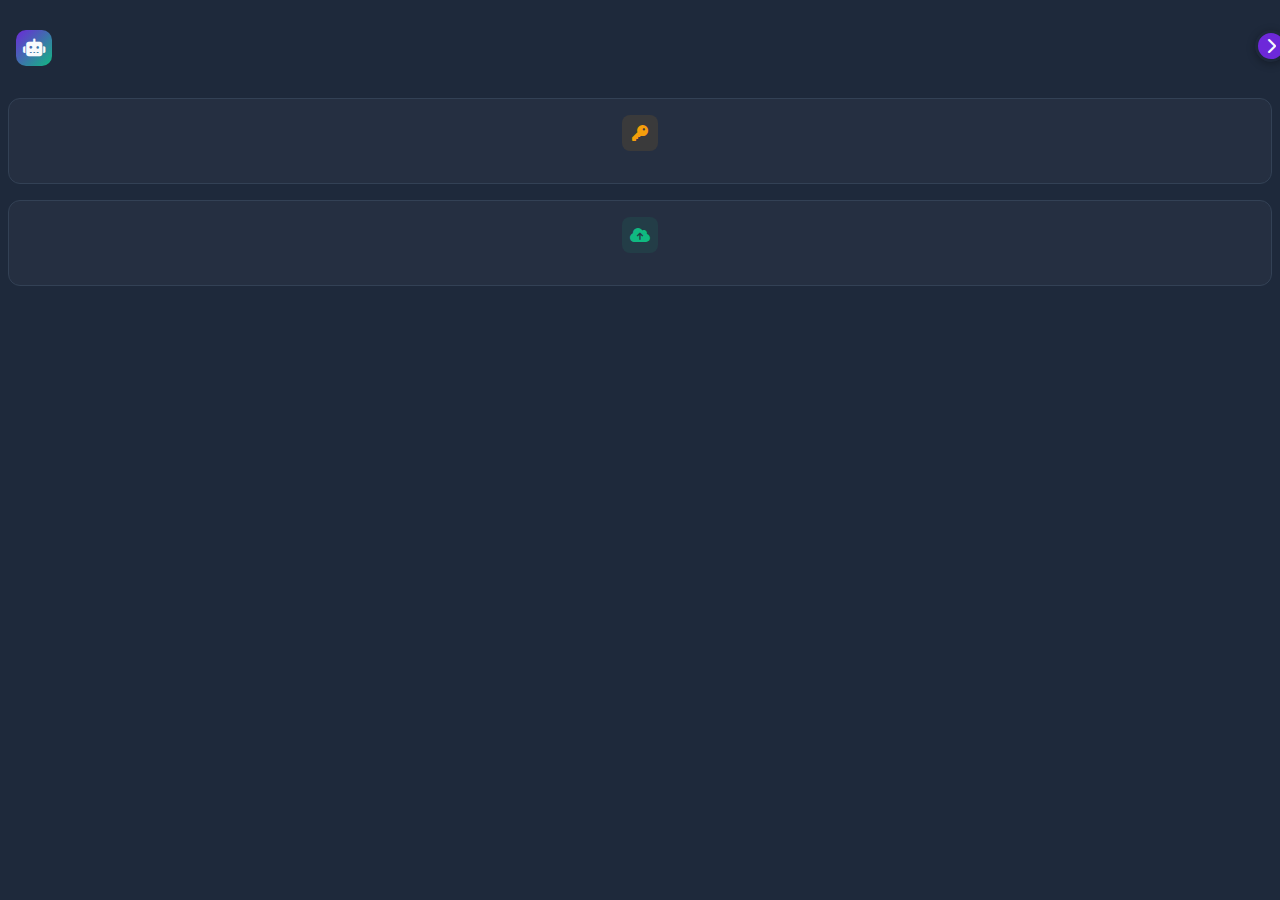
<file: sidebar.html>
<!DOCTYPE html>
<html lang="en">
<head>
    <meta charset="UTF-8">
    <meta name="viewport" content="width=device-width, initial-scale=1.0">
    <title>AI RAG Sidebar</title>
    <link rel="stylesheet" href="https://cdnjs.cloudflare.com/ajax/libs/font-awesome/6.4.0/css/all.min.css">
    <link href="https://fonts.googleapis.com/css2?family=Inter:wght@300;400;500;600;700&display=swap" rel="stylesheet">
    <style>
        * {
            margin: 0;
            padding: 0;
            box-sizing: border-box;
            font-family: 'Inter', sans-serif;
        }
        
        :root {
            --primary: #6d28d9;
            --primary-dark: #5b21b6;
            --secondary: #10b981;
            --secondary-dark: #0d9668;
            --background: #0f172a;
            --card-bg: #1e293b;
            --sidebar-bg: #1e293b;
            --text: #f8fafc;
            --text-light: #cbd5e1;
            --border: #334155;
            --warning: #f59e0b;
            --danger: #ef4444;
            --success: #10b981;
            --info: #3b82f6;
            --shadow: 0 10px 15px -3px rgba(0, 0, 0, 0.3);
            --radius: 12px;
            --sidebar-width: 280px;
            --sidebar-collapsed: 80px;
        }
        
        body {
            background-color: var(--sidebar-bg);
            color: var(--text);
            height: 100vh;
            overflow: hidden;
            margin: 0;
            transition: all 0.3s ease;
        }
        
        /* Sidebar */
        .sidebar {
            width: 100%;
            height: 100%;
            padding: 24px 16px;
            display: flex;
            flex-direction: column;
            transition: all 0.3s ease;
            overflow-y: auto;
        }
        
        .sidebar.collapsed {
            padding: 30px 8px;
        }
        
        .sidebar.collapsed .logo-text,
        .sidebar.collapsed .nav-title,
        .sidebar.collapsed .nav-text,
        .sidebar.collapsed .config-section .card-header .card-title,
        .sidebar.collapsed .config-section .api-input-group,
        .sidebar.collapsed .config-section .upload-area,
        .sidebar.collapsed .config-section .file-list,
        .sidebar.collapsed .config-section .card p,
        .sidebar.collapsed .config-section .info-text,
        .sidebar.collapsed .actions-section {
            display: none;
        }
        
        .sidebar.collapsed .logo {
            justify-content: center;
            padding: 0;
        }
        
        .sidebar.collapsed .nav-item {
            padding: 12px;
            justify-content: center;
        }
        
        .sidebar.collapsed .config-section .card {
            padding: 16px 8px;
        }
        
        .sidebar.collapsed .config-section .card-icon {
            margin: 0 auto;
        }
        
        .sidebar.collapsed .sidebar-toggle i {
            transform: rotate(180deg);
        }
        
        .logo-container {
            display: flex;
            align-items: center;
            justify-content: space-between;
            margin-bottom: 32px;
            padding: 0 8px;
            position: relative;
        }
        
        .logo {
            display: flex;
            align-items: center;
            gap: 12px;
            transition: all 0.3s ease;
        }
        
        .logo-icon {
            background: linear-gradient(135deg, var(--primary), var(--secondary));
            width: 36px;
            height: 36px;
            border-radius: 10px;
            display: flex;
            align-items: center;
            justify-content: center;
            font-size: 18px;
            flex-shrink: 0;
        }
        
        .logo-text {
            font-size: 20px;
            font-weight: 700;
            background: linear-gradient(90deg, var(--primary), var(--secondary));
            -webkit-background-clip: text;
            -webkit-text-fill-color: transparent;
            transition: all 0.3s ease;
        }
        
        /* Sidebar Toggle Button */
        .sidebar-toggle {
            position: absolute;
            top: 0;
            right: -15px;
            background-color: var(--primary);
            width: 32px;
            height: 32px;
            border-radius: 50%;
            display: flex;
            align-items: center;
            justify-content: center;
            cursor: pointer;
            transition: all 0.3s ease;
            border: 3px solid var(--sidebar-bg);
            z-index: 101;
            box-shadow: 0 2px 8px rgba(0, 0, 0, 0.3);
        }
        
        .sidebar-toggle:hover {
            background-color: var(--primary-dark);
            transform: scale(1.1);
        }
        
        /* Configuration Section in Sidebar */
        .config-section {
            margin-top: 0;
            margin-bottom: 20px;
        }
        
        .config-section .card {
            background-color: rgba(255, 255, 255, 0.03);
            border-radius: var(--radius);
            padding: 16px;
            margin-bottom: 16px;
            border: 1px solid var(--border);
        }
        
        .config-section .card-header {
            display: flex;
            align-items: center;
            gap: 12px;
            margin-bottom: 16px;
        }
        
        .config-section .card-icon {
            width: 36px;
            height: 36px;
            border-radius: 8px;
            display: flex;
            align-items: center;
            justify-content: center;
            font-size: 16px;
            flex-shrink: 0;
        }
        
        .config-section .api-key-card .card-icon {
            background-color: rgba(245, 158, 11, 0.1);
            color: var(--warning);
        }
        
        .config-section .upload-card .card-icon {
            background-color: rgba(16, 185, 129, 0.1);
            color: var(--secondary);
        }
        
        .config-section .actions-card .card-icon {
            background-color: rgba(59, 130, 246, 0.1);
            color: var(--info);
        }
        
        /* API Key Input */
        .api-input-group {
            display: flex;
            flex-direction: column;
            gap: 12px;
        }
        
        .api-input-container {
            display: flex;
            gap: 8px;
        }
        
        .form-group {
            display: flex;
            flex-direction: column;
            gap: 8px;
        }
        
        .form-label {
            font-size: 12px;
            font-weight: 500;
            color: var(--text-light);
        }
        
        .form-input {
            padding: 10px 14px;
            background-color: rgba(255, 255, 255, 0.05);
            border: 1px solid var(--border);
            border-radius: var(--radius);
            color: var(--text);
            font-size: 14px;
            width: 100%;
        }
        
        .form-input:focus {
            outline: none;
            border-color: var(--primary);
        }
        
        .btn {
            padding: 10px 16px;
            border-radius: var(--radius);
            border: none;
            font-weight: 600;
            cursor: pointer;
            transition: all 0.2s;
            display: inline-flex;
            align-items: center;
            justify-content: center;
            gap: 8px;
            font-size: 14px;
            white-space: nowrap;
            min-width: fit-content;
        }
        
        .btn-primary {
            background-color: var(--primary);
            color: white;
        }
        
        .btn-primary:hover {
            background-color: var(--primary-dark);
        }
        
        .btn-secondary {
            background-color: var(--secondary);
            color: white;
        }
        
        .btn-secondary:hover {
            background-color: var(--secondary-dark);
        }
        
        .btn-outline {
            background-color: transparent;
            color: var(--text);
            border: 1px solid var(--border);
        }
        
        .btn-outline:hover {
            background-color: rgba(255, 255, 255, 0.05);
        }
        
        .btn-danger {
            background-color: var(--danger);
            color: white;
        }
        
        .btn-danger:hover {
            background-color: #dc2626;
        }
        
        .btn-info {
            background-color: var(--info);
            color: white;
        }
        
        .btn-info:hover {
            background-color: #2563eb;
        }
        
        /* Upload Area */
        .upload-area {
            border: 2px dashed var(--border);
            border-radius: var(--radius);
            padding: 20px;
            text-align: center;
            margin-bottom: 16px;
            transition: all 0.3s;
            cursor: pointer;
            position: relative;
        }
        
        .upload-area:hover {
            border-color: var(--primary);
            background-color: rgba(109, 40, 217, 0.05);
        }
        
        #documentInput, #voiceInput {
            position: absolute;
            width: 100%;
            height: 100%;
            top: 0;
            left: 0;
            opacity: 0;
            cursor: pointer;
        }
        
        .upload-icon {
            font-size: 32px;
            margin-bottom: 12px;
            color: var(--text-light);
        }
        
        .upload-text {
            margin-bottom: 8px;
            font-weight: 600;
            font-size: 14px;
        }
        
        .upload-subtext {
            color: var(--text-light);
            font-size: 12px;
            margin-bottom: 12px;
        }
        
        .file-list {
            margin-top: 16px;
            max-height: 250px;
            overflow-y: auto;
        }
        
        .file-item {
            display: flex;
            justify-content: space-between;
            align-items: center;
            padding: 10px;
            background-color: rgba(255, 255, 255, 0.03);
            border-radius: 8px;
            margin-bottom: 8px;
            border: 1px solid var(--border);
            transition: all 0.3s ease;
        }
        
        .file-item:hover {
            background-color: rgba(255, 255, 255, 0.05);
            transform: translateY(-2px);
        }
        
        .file-info {
            display: flex;
            align-items: center;
            gap: 8px;
            flex: 1;
            min-width: 0;
        }
        
        .file-icon {
            color: var(--secondary);
            flex-shrink: 0;
        }
        
        .file-name {
            font-weight: 600;
            font-size: 12px;
            overflow: hidden;
            text-overflow: ellipsis;
            white-space: nowrap;
            flex: 1;
        }
        
        .file-size {
            font-size: 10px;
            color: var(--text-light);
            flex-shrink: 0;
        }
        
        .file-actions {
            display: flex;
            gap: 8px;
            flex-shrink: 0;
        }
        
        .file-action-btn {
            background: none;
            border: none;
            color: var(--text-light);
            cursor: pointer;
            font-size: 12px;
            transition: color 0.2s;
            width: 24px;
            height: 24px;
            display: flex;
            align-items: center;
            justify-content: center;
        }
        
        .file-action-btn:hover {
            color: var(--text);
        }
        
        .file-action-btn.delete:hover {
            color: var(--danger);
        }
        
        /* File upload progress */
        .upload-progress {
            width: 100%;
            height: 4px;
            background-color: var(--border);
            border-radius: 2px;
            margin-top: 10px;
            overflow: hidden;
            display: none;
        }
        
        .upload-progress-bar {
            height: 100%;
            background-color: var(--secondary);
            width: 0%;
            transition: width 0.3s ease;
        }
        
        .upload-status {
            font-size: 12px;
            margin-top: 8px;
            display: none;
            text-align: center;
        }
        
        .upload-status.success {
            color: var(--success);
        }
        
        .upload-status.error {
            color: var(--danger);
        }
        
        /* Actions Section */
        .actions-section {
            margin-top: 20px;
        }
        
        .actions-card {
            background-color: rgba(255, 255, 255, 0.03);
            border-radius: var(--radius);
            padding: 16px;
            border: 1px solid var(--border);
        }
        
        .actions-buttons {
            display: flex;
            flex-direction: column;
            gap: 12px;
        }
        
        .action-btn {
            width: 100%;
            justify-content: flex-start;
            padding: 12px 16px;
            text-align: left;
        }
        
        /* Animation for new file items */
        @keyframes slideIn {
            from {
                opacity: 0;
                transform: translateY(10px);
            }
            to {
                opacity: 1;
                transform: translateY(0);
            }
        }
        
        .file-item.new {
            animation: slideIn 0.3s ease-out;
        }
        
        /* Responsive */
        @media (max-width: 768px) {
            .sidebar {
                padding: 20px 12px;
            }
            
            .sidebar.collapsed {
                padding: 20px 8px;
            }
            
            .sidebar-toggle {
                right: -10px;
            }
        }
    </style>
</head>
<body>
    <!-- Sidebar -->
    <div class="sidebar collapsed" id="sidebar">
        <div class="logo-container">
            <div class="logo">
                <div class="logo-icon">
                    <i class="fas fa-robot"></i>
                </div>
                <div class="logo-text">RAG AI</div>
            </div>
            <!-- Sidebar Toggle Button -->
            <div class="sidebar-toggle" id="sidebarToggle">
                <i class="fas fa-chevron-left"></i>
            </div>
        </div>
        
        <!-- Configuration Section in Sidebar -->
        <div class="config-section">
            <!-- API Key Card -->
            <div class="card api-key-card">
                <div class="card-header">
                    <div class="card-icon">
                        <i class="fas fa-key"></i>
                    </div>
                    <div class="card-title">API Configuration</div>
                </div>
                <div class="api-input-group">
                    <div class="form-group">
                        <label class="form-label">API Key</label>
                        <input type="password" class="form-input" id="apiKeyInput" placeholder="Enter Cohere API key">
                    </div>
                    
                    <div class="form-group">
                        <label class="form-label">Model Name</label>
                        <input type="text" class="form-input" id="modelNameInput" placeholder="Write model name here">
                    </div>
                    
                    <div class="form-group">
                        <label class="form-label">Backend URL</label>
                        <input type="url" class="form-input" id="backendUrlInput" placeholder="Add backend URL here">
                    </div>
                    
                    <button class="btn btn-primary" id="saveApiConfig">
                        <span class="btn-text">Save Configuration</span>
                    </button>
                    
                    <div class="info-text" style="font-size: 12px; color: var(--text-light);">
                        Get API key from <a href="https://cohere.com" target="_blank" style="color: var(--secondary);">Cohere.com</a>
                    </div>
                </div>
            </div>
            
            <!-- Upload Card -->
            <div class="card upload-card">
                <div class="card-header">
                    <div class="card-icon">
                        <i class="fas fa-cloud-upload-alt"></i>
                    </div>
                    <div class="card-title">Upload Files</div>
                </div>
                
                <!-- Document Upload Area -->
                <div class="upload-area" id="documentUploadArea">
                    <input type="file" id="documentInput" multiple accept=".pdf,.doc,.docx,.txt,.csv,.xlsx,.pptx">
                    <div class="upload-icon">
                        <i class="fas fa-file-upload"></i>
                    </div>
                    <div class="upload-text">Upload Documents</div>
                    <div class="upload-subtext">PDF, DOCX, TXT, CSV, XLSX, PPTX</div>
                    <div class="upload-progress" id="documentUploadProgress">
                        <div class="upload-progress-bar" id="documentUploadProgressBar"></div>
                    </div>
                    <div class="upload-status" id="documentUploadStatus"></div>
                </div>
                
                <!-- Voice Upload Area -->
                <div class="upload-area" id="voiceUploadArea" style="margin-top: 16px;">
                    <input type="file" id="voiceInput" multiple accept=".wav,.mp3,.ogg,.m4a">
                    <div class="upload-icon">
                        <i class="fas fa-microphone-alt"></i>
                    </div>
                    <div class="upload-text">Upload Voice Samples</div>
                    <div class="upload-subtext">WAV, MP3, OGG, M4A</div>
                    <div class="upload-progress" id="voiceUploadProgress">
                        <div class="upload-progress-bar" id="voiceUploadProgressBar"></div>
                    </div>
                    <div class="upload-status" id="voiceUploadStatus"></div>
                </div>
                
                <div class="file-list" id="fileList">
                    <!-- Files will be dynamically added here -->
                </div>
            </div>
            
            <!-- Actions Section -->
            <div class="actions-section">
                <div class="card actions-card">
                    <div class="card-header">
                        <div class="card-icon">
                            <i class="fas fa-bolt"></i>
                        </div>
                        <div class="card-title">Actions</div>
                    </div>
                    <div class="actions-buttons">
                        <button class="btn btn-danger action-btn" id="clearChatBtn">
                            <i class="fas fa-trash-alt"></i>
                            <span>Clear Chat</span>
                        </button>
                        <button class="btn btn-info action-btn" id="shareChatBtn">
                            <i class="fas fa-share-alt"></i>
                            <span>Share Chat</span>
                        </button>
                    </div>
                </div>
            </div>
        </div>
    </div>

    <script>
        // File storage in localStorage
        const FILE_STORAGE_KEY = 'rag_ai_uploaded_files';
        const API_CONFIG_KEY = 'rag_ai_api_config';
        
        // Initialize data
        let uploadedFiles = JSON.parse(localStorage.getItem(FILE_STORAGE_KEY)) || [];
        let apiConfig = JSON.parse(localStorage.getItem(API_CONFIG_KEY)) || {
            apiKey: '',
            modelName: '',
            backendUrl: ''
        };
        
        // Sidebar Toggle Functionality
        const sidebar = document.getElementById('sidebar');
        const sidebarToggle = document.getElementById('sidebarToggle');
        
        // Start with collapsed state by default
        sidebar.classList.add('collapsed');
        
        // Listen for messages from parent window
        window.addEventListener('message', function(event) {
            if (event.data.type === 'setInitialState') {
                if (event.data.collapsed) {
                    sidebar.classList.add('collapsed');
                } else {
                    sidebar.classList.remove('collapsed');
                }
            }
        });
        
        sidebarToggle.addEventListener('click', function() {
            toggleSidebar();
        });
        
        function toggleSidebar() {
            const isCollapsed = sidebar.classList.toggle('collapsed');
            
            // Send message to parent window about sidebar state
            if (window.parent && window.parent !== window) {
                window.parent.postMessage({
                    type: 'sidebarToggle',
                    collapsed: isCollapsed
                }, '*');
            }
            
            // Store sidebar state in localStorage
            localStorage.setItem('sidebarCollapsed', isCollapsed);
        }
        
        // Check for saved sidebar state
        const savedSidebarState = localStorage.getItem('sidebarCollapsed');
        if (savedSidebarState === 'true') {
            sidebar.classList.add('collapsed');
        }
        
        // API Configuration Handling
        document.getElementById('saveApiConfig').addEventListener('click', function() {
            const apiKey = document.getElementById('apiKeyInput').value;
            const modelName = document.getElementById('modelNameInput').value;
            const backendUrl = document.getElementById('backendUrlInput').value;
            
            if (apiKey.trim() === '' || modelName.trim() === '' || backendUrl.trim() === '') {
                alert('Please fill in all configuration fields');
                return;
            }
            
            // Save configuration
            apiConfig = {
                apiKey,
                modelName,
                backendUrl
            };
            
            localStorage.setItem(API_CONFIG_KEY, JSON.stringify(apiConfig));
            
            // Notify parent window
            if (window.parent && window.parent !== window) {
                window.parent.postMessage({
                    type: 'apiConfigured',
                    config: apiConfig
                }, '*');
            }
            
            // Mask the API key in the input
            if (apiKey.length > 4) {
                document.getElementById('apiKeyInput').value = '•'.repeat(apiKey.length);
            }
        });
        
        // File Upload Functionality
        const documentInput = document.getElementById('documentInput');
        const voiceInput = document.getElementById('voiceInput');
        const documentUploadArea = document.getElementById('documentUploadArea');
        const voiceUploadArea = document.getElementById('voiceUploadArea');
        const documentUploadProgress = document.getElementById('documentUploadProgress');
        const documentUploadProgressBar = document.getElementById('documentUploadProgressBar');
        const voiceUploadProgress = document.getElementById('voiceUploadProgress');
        const voiceUploadProgressBar = document.getElementById('voiceUploadProgressBar');
        const documentUploadStatus = document.getElementById('documentUploadStatus');
        const voiceUploadStatus = document.getElementById('voiceUploadStatus');
        const fileList = document.getElementById('fileList');
        
        // Display existing files on load
        displayFiles();
        
        // Load saved API configuration
        loadApiConfig();
        
        function loadApiConfig() {
            if (apiConfig.apiKey) {
                document.getElementById('apiKeyInput').value = '•'.repeat(apiConfig.apiKey.length);
            }
            if (apiConfig.modelName) {
                document.getElementById('modelNameInput').value = apiConfig.modelName;
            }
            if (apiConfig.backendUrl) {
                document.getElementById('backendUrlInput').value = apiConfig.backendUrl;
            }
        }
        
        function displayFiles() {
            fileList.innerHTML = '';
            
            if (uploadedFiles.length === 0) {
                fileList.innerHTML = `
                    <div style="text-align: center; padding: 20px; color: var(--text-light); font-size: 14px;">
                        <i class="fas fa-folder-open" style="font-size: 24px; margin-bottom: 8px; display: block;"></i>
                        No files uploaded yet
                    </div>
                `;
                return;
            }
            
            uploadedFiles.forEach((file, index) => {
                const fileItem = document.createElement('div');
                fileItem.className = 'file-item';
                fileItem.innerHTML = `
                    <div class="file-info">
                        <div class="file-icon"><i class="${getFileIcon(file.type, file.category)}"></i></div>
                        <div>
                            <div class="file-name" title="${file.name}">${file.name}</div>
                            <div class="file-size">${formatFileSize(file.size)} • ${file.category}</div>
                        </div>
                    </div>
                    <div class="file-actions">
                        <button class="file-action-btn view" onclick="viewFile(${index})" title="View">
                            <i class="fas fa-eye"></i>
                        </button>
                        <button class="file-action-btn delete" onclick="deleteFile(${index})" title="Delete">
                            <i class="fas fa-trash"></i>
                        </button>
                    </div>
                `;
                fileList.appendChild(fileItem);
            });
        }
        
        function getFileIcon(fileType, category) {
            if (category === 'voice') {
                return 'fas fa-microphone-alt';
            }
            if (fileType.includes('pdf')) return 'fas fa-file-pdf';
            if (fileType.includes('word') || fileType.includes('doc')) return 'fas fa-file-word';
            if (fileType.includes('excel') || fileType.includes('sheet')) return 'fas fa-file-excel';
            if (fileType.includes('powerpoint') || fileType.includes('presentation')) return 'fas fa-file-powerpoint';
            if (fileType.includes('text') || fileType.includes('plain')) return 'fas fa-file-alt';
            if (fileType.includes('csv')) return 'fas fa-file-csv';
            return 'fas fa-file';
        }
        
        function formatFileSize(bytes) {
            if (bytes === 0) return '0 Bytes';
            const k = 1024;
            const sizes = ['Bytes', 'KB', 'MB', 'GB'];
            const i = Math.floor(Math.log(bytes) / Math.log(k));
            return parseFloat((bytes / Math.pow(k, i)).toFixed(2)) + ' ' + sizes[i];
        }
        
        function viewFile(index) {
            const file = uploadedFiles[index];
            alert(`Viewing file: ${file.name}\n\nType: ${file.type}\nCategory: ${file.category}\nSize: ${formatFileSize(file.size)}\n\nIn a real application, this would open a preview or player for the file.`);
        }
        
        function deleteFile(index) {
            if (confirm(`Are you sure you want to delete "${uploadedFiles[index].name}"?`)) {
                uploadedFiles.splice(index, 1);
                localStorage.setItem(FILE_STORAGE_KEY, JSON.stringify(uploadedFiles));
                displayFiles();
                
                // Notify parent window
                if (window.parent && window.parent !== window) {
                    window.parent.postMessage({
                        type: 'fileDeleted'
                    }, '*');
                }
            }
        }
        
        // Document upload event handlers
        documentUploadArea.addEventListener('click', function(e) {
            if (e.target !== documentInput) {
                documentInput.click();
            }
        });
        
        documentInput.addEventListener('change', function(e) {
            handleFiles(e.target.files, 'document');
            documentInput.value = '';
        });
        
        // Voice upload event handlers
        voiceUploadArea.addEventListener('click', function(e) {
            if (e.target !== voiceInput) {
                voiceInput.click();
            }
        });
        
        voiceInput.addEventListener('change', function(e) {
            handleFiles(e.target.files, 'voice');
            voiceInput.value = '';
        });
        
        // Drag and drop functionality
        [documentUploadArea, voiceUploadArea].forEach(area => {
            area.addEventListener('dragover', function(e) {
                e.preventDefault();
                this.style.borderColor = 'var(--primary)';
                this.style.backgroundColor = 'rgba(109, 40, 217, 0.1)';
            });
            
            area.addEventListener('dragleave', function() {
                this.style.borderColor = 'var(--border)';
                this.style.backgroundColor = 'transparent';
            });
            
            area.addEventListener('drop', function(e) {
                e.preventDefault();
                this.style.borderColor = 'var(--border)';
                this.style.backgroundColor = 'transparent';
                
                const files = e.dataTransfer.files;
                const category = this.id === 'documentUploadArea' ? 'document' : 'voice';
                handleFiles(files, category);
            });
        });
        
        function handleFiles(files, category) {
            if (files.length === 0) return;
            
            // Set up progress bar
            const progressBar = category === 'document' ? documentUploadProgressBar : voiceUploadProgressBar;
            const progressContainer = category === 'document' ? documentUploadProgress : voiceUploadProgress;
            const statusElement = category === 'document' ? documentUploadStatus : voiceUploadStatus;
            
            progressContainer.style.display = 'block';
            progressBar.style.width = '0%';
            
            let processedFiles = 0;
            const totalFiles = files.length;
            
            for (let i = 0; i < files.length; i++) {
                const file = files[i];
                
                // Simulate file processing
                setTimeout(() => {
                    // Create file object
                    const fileObj = {
                        id: Date.now() + i,
                        name: file.name,
                        type: file.type,
                        size: file.size,
                        category: category,
                        uploadedAt: new Date().toISOString(),
                        content: "Simulated file content for demo purposes"
                    };
                    
                    uploadedFiles.unshift(fileObj);
                    
                    processedFiles++;
                    const progress = (processedFiles / totalFiles) * 100;
                    progressBar.style.width = `${progress}%`;
                    
                    if (processedFiles === totalFiles) {
                        // Save to localStorage
                        localStorage.setItem(FILE_STORAGE_KEY, JSON.stringify(uploadedFiles));
                        
                        // Update file list
                        displayFiles();
                        
                        // Show success message
                        statusElement.textContent = `${totalFiles} ${category} file(s) uploaded successfully!`;
                        statusElement.className = 'upload-status success';
                        statusElement.style.display = 'block';
                        
                        // Notify parent window
                        if (window.parent && window.parent !== window) {
                            window.parent.postMessage({
                                type: 'fileUploaded',
                                count: totalFiles,
                                category: category
                            }, '*');
                        }
                        
                        // Reset progress bar after delay
                        setTimeout(() => {
                            progressContainer.style.display = 'none';
                            statusElement.style.display = 'none';
                        }, 3000);
                    }
                }, i * 500);
            }
        }
        
        // Action buttons
        document.getElementById('clearChatBtn').addEventListener('click', function() {
            if (confirm('Are you sure you want to clear all chat history?')) {
                // Notify parent window
                if (window.parent && window.parent !== window) {
                    window.parent.postMessage({
                        type: 'clearChat'
                    }, '*');
                }
            }
        });
        
        document.getElementById('shareChatBtn').addEventListener('click', function() {
            // In a real app, this would open a share dialog
            const shareUrl = window.location.href;
            alert('Share functionality would be implemented here. Chat URL: ' + shareUrl);
        });
    </script>
</body>
</html>
</file>
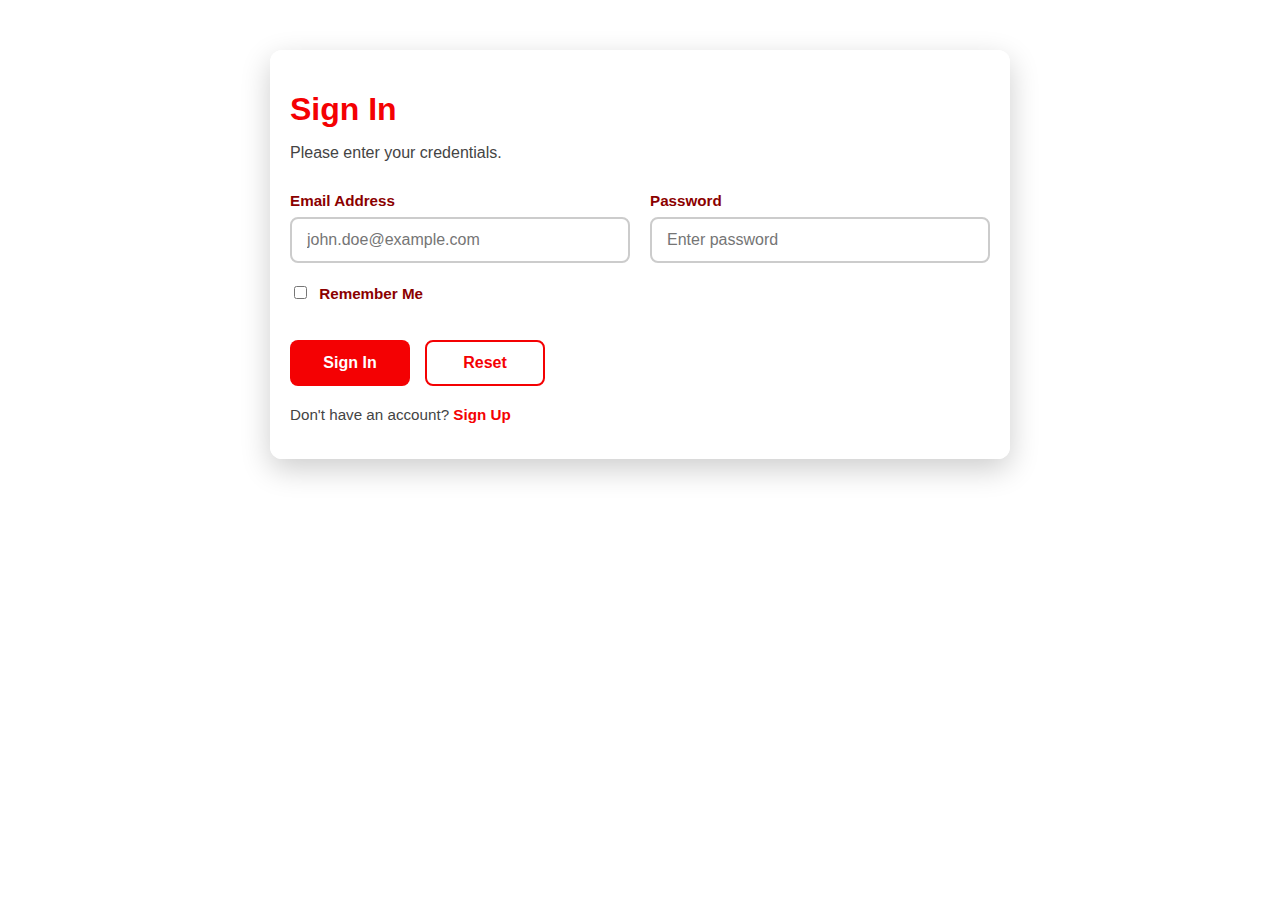
<file: signin.html>
<!DOCTYPE html>
<html lang="en">
<head>
  <meta charset="UTF-8">
  <meta name="viewport" content="width=device-width, initial-scale=1.0">
  <title>Sign In</title>
  <link rel="stylesheet" href="https://cdnjs.cloudflare.com/ajax/libs/font-awesome/6.4.0/css/all.min.css">
  <link rel="stylesheet" href="signin.css">
</head>
<body>

  <form class="form-root" action="#" method="post">

    <!-- Header -->
    <div class="form-header">
      <h1>Sign In</h1>
      <p>Please enter your credentials.</p>
    </div>

    <!-- Form Fields -->
    <div class="form-grid columns-1">

      <!-- Email -->
      <div class="form-field">
        <label for="email">Email Address</label>
        <input type="email" id="email" name="email" class="input" placeholder="john.doe@example.com" required>
      </div>

      <!-- Password -->
      <div class="form-field">
        <label for="password">Password</label>
        <input type="password" id="password" name="password" class="input" placeholder="Enter password" required>
      </div>

      <!-- Remember Me -->
      <div class="form-field">
        <label class="checkbox">
          <input type="checkbox" name="remember"> Remember Me
        </label>
      </div>

    </div> <!-- end grid -->

    <!-- Actions -->
    <div class="form-actions">
      <button type="submit" class="btn btn-primary">Sign In</button>
      <button type="reset" class="btn btn-ghost">Reset</button>
    </div>

    <!-- Footer Link -->
    <p class="form-footer">Don't have an account?
<a href="signup.html">Sign Up</a>
    </p>

  </form>

</body>
</html>
</file>
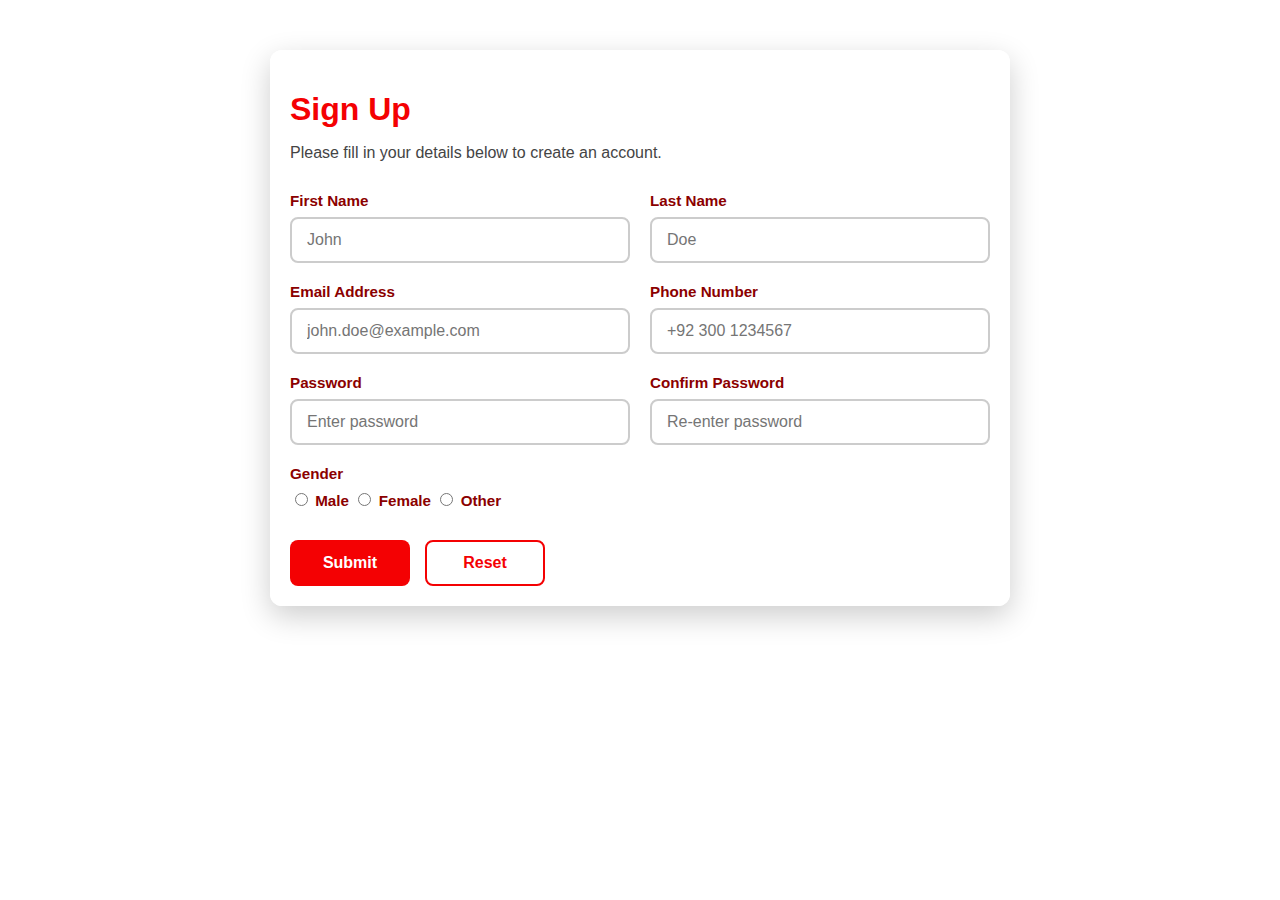
<file: signup.html>
<!DOCTYPE html>
<html lang="en">
<head>
  <meta charset="UTF-8">
  <meta name="viewport" content="width=device-width, initial-scale=1.0">
  <title>Modern Form</title>
  <link rel="stylesheet" href="https://cdnjs.cloudflare.com/ajax/libs/font-awesome/6.4.0/css/all.min.css">
  
  <link rel="stylesheet" href="signin.css">
</head>
<body>

  <form class="form-root" action="#" method="post">

    <!-- Header -->
    <div class="form-header">
      <h1>Sign Up</h1>
      <p>Please fill in your details below to create an account.</p>
    </div>

    <!-- Form Grid -->
    <div class="form-grid columns-2">

      <!-- First Name -->
      <div class="form-field">
        <label for="firstName">First Name</label>
        <input type="text" id="firstName" name="firstName" class="input" placeholder="John" required>
      </div>

      <!-- Last Name -->
      <div class="form-field">
        <label for="lastName">Last Name</label>
        <input type="text" id="lastName" name="lastName" class="input" placeholder="Doe" required>
      </div>

      <!-- Email -->
      <div class="form-field">
        <label for="email">Email Address</label>
        <input type="email" id="email" name="email" class="input" placeholder="john.doe@example.com" required>
      </div>

      <!-- Phone -->
      <div class="form-field">
        <label for="phone">Phone Number</label>
        <input type="tel" id="phone" name="phone" class="input" placeholder="+92 300 1234567">
      </div>

      <!-- Password -->
      <div class="form-field">
        <label for="password">Password</label>
        <input type="password" id="password" name="password" class="input" placeholder="Enter password" required>
      </div>

      <!-- Confirm Password -->
      <div class="form-field">
        <label for="confirmPassword">Confirm Password</label>
        <input type="password" id="confirmPassword" name="confirmPassword" class="input" placeholder="Re-enter password" required>
      </div>

      <!-- Gender -->
      <div class="form-field">
        <label>Gender</label>
        <div class="field-row">
          <label class="radio"><input type="radio" name="gender" value="male" required> Male</label>
          <label class="radio"><input type="radio" name="gender" value="female"> Female</label>
          <label class="radio"><input type="radio" name="gender" value="other"> Other</label>
        </div>
      </div>

      

    </div> <!-- end grid -->

    <!-- Actions -->
    <div class="form-actions">
      <button type="submit" class="btn btn-primary">Submit</button>
      <button type="reset" class="btn btn-ghost">Reset</button>
    </div>

  </form>

</body>
</html>
</file>
<file: signin.css>
/* ---------- Root Variables ---------- */
:root {
    --primary: #f40103;   /* Coca-Cola Red */
    --secondary: #8B0000; /* Dark Red */
    --accent: #D4AF37;    /* Gold */
    --dark: #2c3e50;
    --light: #f8f8f8;
}

/* ---------- Form Container ---------- */
.form-root {
    background: rgba(255, 255, 255, 0.95);
    padding: 20px;
    max-width: 700px;
    margin: 50px auto;
    border-radius: 12px;
    box-shadow: 0 10px 30px rgba(0, 0, 0, 0.2);
    font-family: 'Segoe UI', Tahoma, Geneva, Verdana, sans-serif;
    color: var(--dark);
}

/* ---------- Form Header ---------- */
.form-header h1 {
    color: var(--primary);
    font-size: 2rem;
    margin-bottom: 10px;
}

.form-header p {
    color: #444;
    font-size: 1rem;
    margin-bottom: 30px;
}

/* ---------- Form Grid ---------- */
.form-grid {
    display: grid;
    grid-template-columns: repeat(auto-fit, minmax(250px, 1fr)); /* Match signup */
    gap: 20px;
}

/* ---------- Form Fields ---------- */
.form-field {
    display: flex;
    flex-direction: column;
}

.form-field label {
    margin-bottom: 8px;
    font-weight: 600;
    color: var(--secondary);
    font-size: 0.95rem;
}

.input {
    padding: 12px 15px;       /* Matches signup */
    border: 2px solid #ccc;   
    border-radius: 8px;       
    font-size: 1rem;          
    transition: all 0.3s ease;
    width: 100%;              /* Fill grid column like signup */
    box-sizing: border-box;
}

.input:focus {
    border-color: var(--primary);
    box-shadow: 0 0 0 3px rgba(244, 1, 3, 0.2);
    outline: none;
}

/* ---------- Checkbox ---------- */
.checkbox input {
    margin-right: 8px;
    accent-color: var(--primary);
}

/* ---------- Buttons ---------- */
.form-actions {
    display: flex;
    justify-content: flex-start;
    gap: 15px;
    margin-top: 30px;
    flex-wrap: wrap;
}

.btn {
    padding: 12px 25px;
    font-size: 1rem;
    font-weight: 600;
    border-radius: 8px;
    cursor: pointer;
    transition: all 0.3s ease;
    border: none;
    min-width: 120px;
}

.btn-primary {
    background-color: var(--primary);
    color: white;
}

.btn-primary:hover {
    background-color: var(--secondary);
}

.btn-ghost {
    background-color: transparent;
    color: var(--primary);
    border: 2px solid var(--primary);
}

.btn-ghost:hover {
    background-color: var(--primary);
    color: white;
}

/* ---------- Footer Link ---------- */
.form-footer {
    margin-top: 20px;
    font-size: 0.95rem;
    color: #444;
}

.form-footer a {
    color: var(--primary);
    text-decoration: none;
    font-weight: 600;
}

.form-footer a:hover {
    text-decoration: underline;
}

/* ---------- Responsive ---------- */
@media (max-width: 768px) {
    .form-grid {
        grid-template-columns: 1fr;
    }
    
    .form-actions {
        flex-direction: column;
        align-items: stretch;
    }
}
</file>
